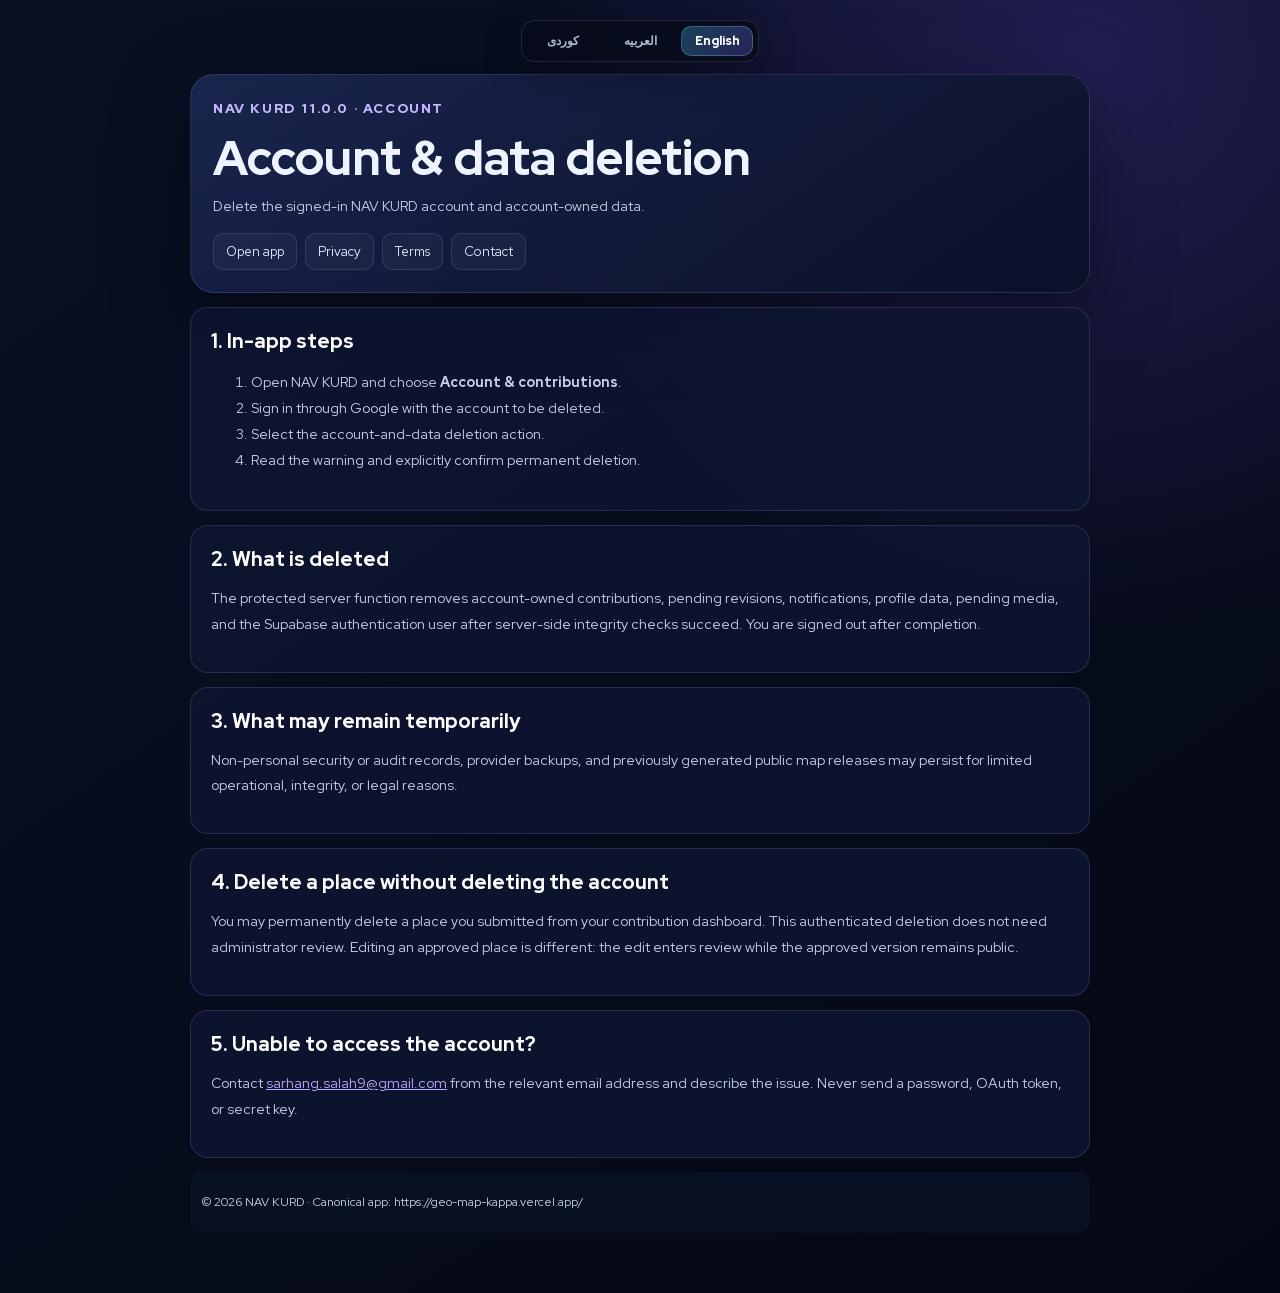
<file: assets/r16/legal/account-deletion.html>
<!doctype html>
<html lang="ckb" dir="rtl">
<head>
  <meta charset="utf-8">
  <meta name="viewport" content="width=device-width,initial-scale=1">
  <title>NAV KURD · Account Deletion</title>
  <meta name="description" content="How to delete a NAV KURD account and associated data">
  <link rel="stylesheet" href="legal.css">
  <link rel="icon" type="image/png" href="../icons/favicon-32x32.png">
  <script src="legal-i18n.js" defer></script>
</head>
<body><main>
  <nav class="language-switch" aria-label="Language">
    <button type="button" data-language="ku" aria-pressed="true">کوردی</button>
    <button type="button" data-language="ar" aria-pressed="false">العربیە</button>
    <button type="button" data-language="en" aria-pressed="false">English</button>
  </nav>

  <article data-legal-lang="ku">
    <header><small>NAV KURD 11.0.0 · هەژمار</small><h1>سڕینەوەی هەژمار و داتا</h1><p>هەژماری NAV KURD و هەموو داتای پەیوەست بە هەژمارەکەت بسڕەوە.</p><div class="nav"><a href="../">کردنەوەی ئەپڵیکەیشن</a><a href="privacy.html">تایبەتمەندی</a><a href="terms.html">مەرجەکان</a><a href="mailto:sarhang.salah9@gmail.com">پەیوەندی</a></div></header>
    <section><h2>١. هەنگاوەکانی ناو ئەپڵیکەیشن</h2><ol><li>NAV KURD بکەرەوە و «هەژمار و بەشداری» هەڵبژێرە.</li><li>بە هەمان هەژماری Googleەوە بچۆ ژوورەوە کە دەتەوێت بیسڕیتەوە.</li><li>«سڕینەوەی هەژمار و داتا» هەڵبژێرە.</li><li>ئاگادارکردنەوەکە بخوێنەرەوە و سڕینەوەی هەمیشەیی پشتڕاست بکەرەوە.</li></ol></section>
    <section><h2>٢. چی دەسڕێتەوە</h2><p>فەنکشنی سێرڤەری پارێزراو بەشداری، وەشانە چاوەڕوانەکان، ئاگادارکردنەوە، پڕۆفایل، میدیای چاوەڕوان و هەژماری ناساندنی Supabase ـی تۆ دەسڕێتەوە. دوای تەواوبوون بە شێوەی ئۆتۆماتیکی دەچیتە دەرەوە.</p></section>
    <section><h2>٣. چی دەتوانێت بۆ ماوەیەک بمێنێت</h2><p>تۆماری ناپەیوەست بە کەس بۆ ئاسایش و پشکنین، backup ـی دابینکەر یان وەشانی گشتیی پێشتر دروستکراوی نەخشە دەتوانێت بۆ ماوەیەکی سنووردار بە هۆی کارکردن، پاراستنی یەکپارچەیی یان یاسا بمێنێت.</p></section>
    <section><h2>٤. سڕینەوەی شوێن بەبێ سڕینەوەی هەژمار</h2><p>لە داشبۆردی بەشداری دەتوانیت شوێنێک کە خۆت زیادت کردووە بە هەمیشەیی بسڕیتەوە. ئەم کارە پێویستی بە پشکنینی بەڕێوەبەر نییە. دەستکاریی شوێنی پەسەندکراو جیاوازە و دەچێتە پشکنین.</p></section>
    <section><h2>٥. ناتوانیت بچیتە ناو هەژمارەکەت؟</h2><p>لە هەمان ئیمەیڵی پەیوەستەوە نامە بنێرە بۆ <a href="mailto:sarhang.salah9@gmail.com">sarhang.salah9@gmail.com</a> و کێشەکە ڕوون بکەرەوە. هەرگیز تێپەڕوشە، OAuth token یان کلیلی نهێنی مەبنێرە.</p></section>
    <footer>© ٢٠٢٦ NAV KURD · ئەپی ڕەسمی: https://geo-map-kappa.vercel.app/</footer>
  </article>

  <article data-legal-lang="ar" hidden>
    <header><small>NAV KURD 11.0.0 · الحساب</small><h1>حذف الحساب والبيانات</h1><p>احذف حساب NAV KURD المسجل والبيانات المرتبطة به.</p><div class="nav"><a href="../">فتح التطبيق</a><a href="privacy.html">الخصوصية</a><a href="terms.html">الشروط</a><a href="mailto:sarhang.salah9@gmail.com">تواصل معنا</a></div></header>
    <section><h2>1. الخطوات داخل التطبيق</h2><ol><li>افتح NAV KURD واختر «الحساب والمساهمات».</li><li>سجّل الدخول عبر Google بالحساب الذي تريد حذفه.</li><li>اختر إجراء حذف الحساب والبيانات.</li><li>اقرأ التحذير وأكد الحذف الدائم بوضوح.</li></ol></section>
    <section><h2>2. ما الذي يُحذف</h2><p>تزيل دالة الخادم المحمية المساهمات والنسخ المعلقة والإشعارات والملف الشخصي والوسائط المعلقة ومستخدم المصادقة في Supabase، بعد نجاح فحوص سلامة الخادم. يُسجّل خروجك بعد اكتمال العملية.</p></section>
    <section><h2>3. ما قد يبقى مؤقتاً</h2><p>قد تبقى سجلات أمان أو تدقيق غير شخصية ونسخ المزود الاحتياطية وإصدارات الخريطة العامة المنشأة سابقاً مدة محدودة لأسباب تشغيلية أو لحماية السلامة أو للالتزام القانوني.</p></section>
    <section><h2>4. حذف مكان دون حذف الحساب</h2><p>يمكنك حذف مكان أضفته نهائياً من لوحة المساهمات. لا يحتاج هذا الحذف الموثق إلى مراجعة المشرف. أما تعديل مكان معتمد فيدخل المراجعة مع بقاء النسخة المعتمدة الحالية عامة.</p></section>
    <section><h2>5. لا تستطيع الوصول إلى الحساب؟</h2><p>راسل <a href="mailto:sarhang.salah9@gmail.com">sarhang.salah9@gmail.com</a> من البريد المرتبط بالحساب واشرح المشكلة. لا ترسل كلمة مرور أو OAuth token أو مفتاحاً سرياً.</p></section>
    <footer>© 2026 NAV KURD · التطبيق الرسمي: https://geo-map-kappa.vercel.app/</footer>
  </article>

  <article data-legal-lang="en" hidden>
    <header><small>NAV KURD 11.0.0 · ACCOUNT</small><h1>Account &amp; data deletion</h1><p>Delete the signed-in NAV KURD account and account-owned data.</p><div class="nav"><a href="../">Open app</a><a href="privacy.html">Privacy</a><a href="terms.html">Terms</a><a href="mailto:sarhang.salah9@gmail.com">Contact</a></div></header>
    <section><h2>1. In-app steps</h2><ol><li>Open NAV KURD and choose <strong>Account &amp; contributions</strong>.</li><li>Sign in through Google with the account to be deleted.</li><li>Select the account-and-data deletion action.</li><li>Read the warning and explicitly confirm permanent deletion.</li></ol></section>
    <section><h2>2. What is deleted</h2><p>The protected server function removes account-owned contributions, pending revisions, notifications, profile data, pending media, and the Supabase authentication user after server-side integrity checks succeed. You are signed out after completion.</p></section>
    <section><h2>3. What may remain temporarily</h2><p>Non-personal security or audit records, provider backups, and previously generated public map releases may persist for limited operational, integrity, or legal reasons.</p></section>
    <section><h2>4. Delete a place without deleting the account</h2><p>You may permanently delete a place you submitted from your contribution dashboard. This authenticated deletion does not need administrator review. Editing an approved place is different: the edit enters review while the approved version remains public.</p></section>
    <section><h2>5. Unable to access the account?</h2><p>Contact <a href="mailto:sarhang.salah9@gmail.com">sarhang.salah9@gmail.com</a> from the relevant email address and describe the issue. Never send a password, OAuth token, or secret key.</p></section>
    <footer>© 2026 NAV KURD · Canonical app: https://geo-map-kappa.vercel.app/</footer>
  </article>
</main></body></html>
</file>
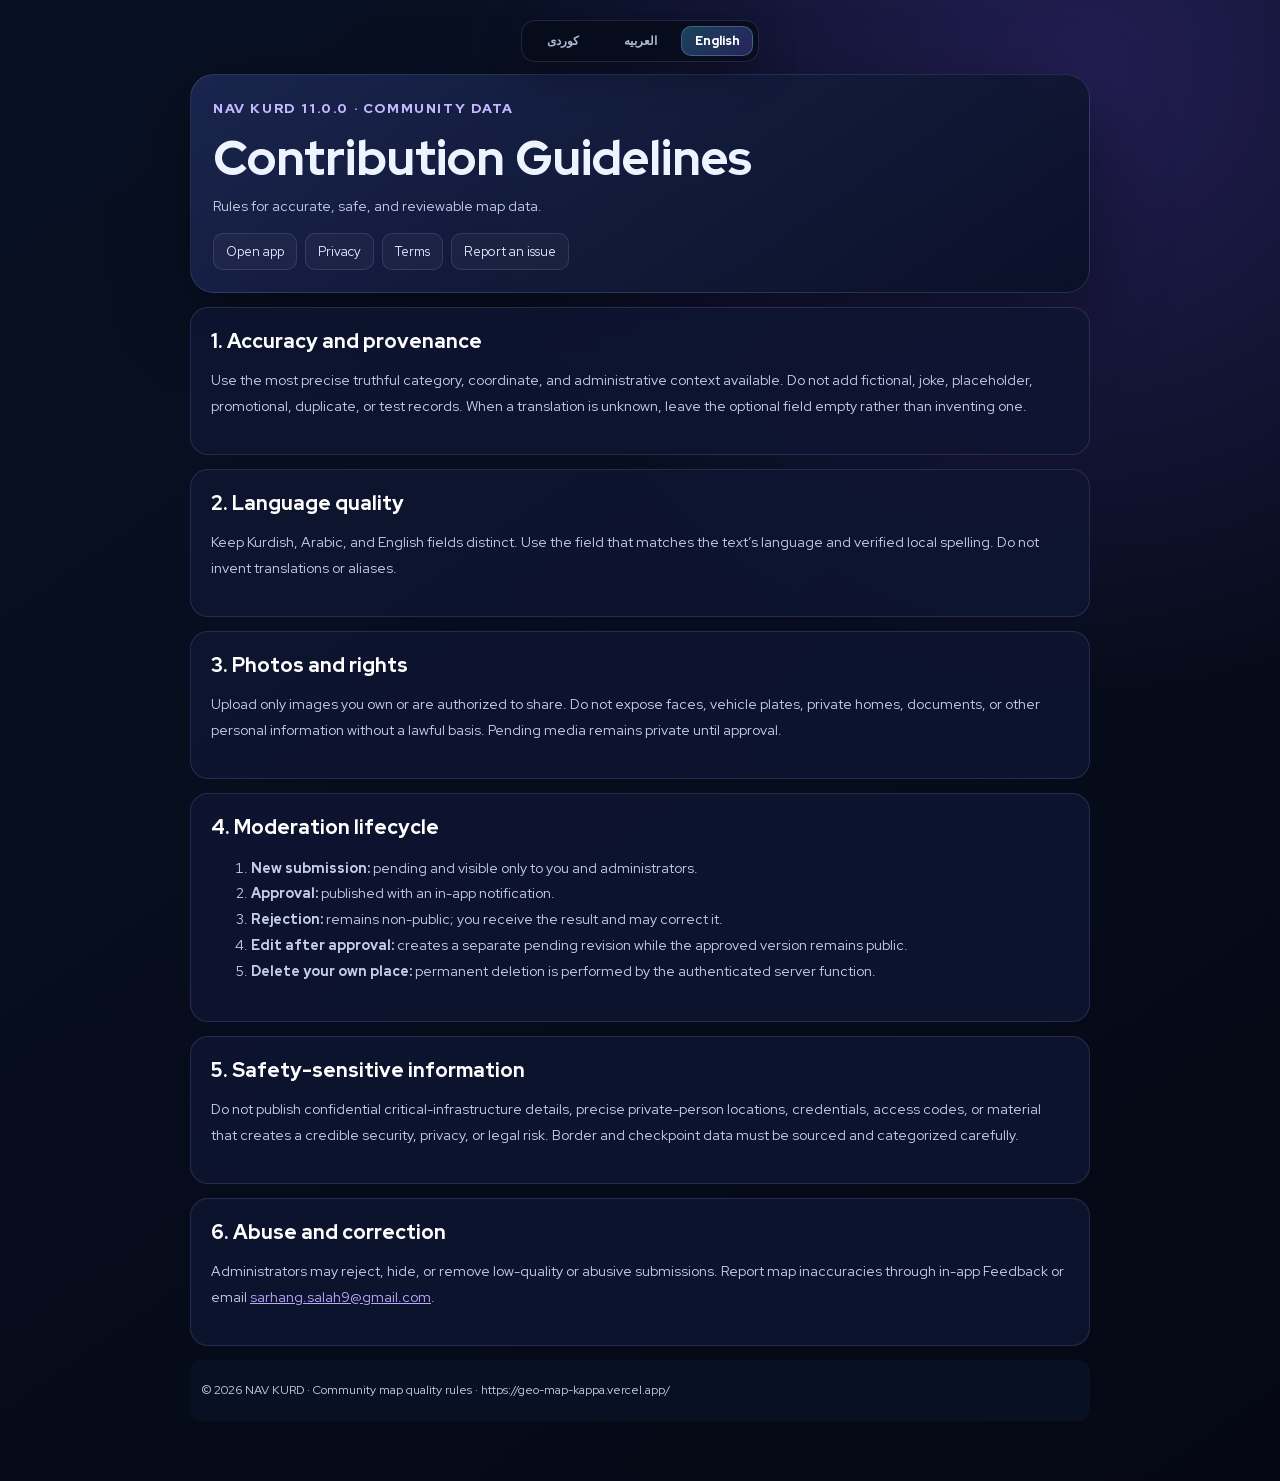
<file: assets/r16/legal/contribution-guidelines.html>
<!doctype html>
<html lang="ckb" dir="rtl">
<head>
  <meta charset="utf-8">
  <meta name="viewport" content="width=device-width,initial-scale=1">
  <title>NAV KURD · Contribution Guidelines</title>
  <meta name="description" content="Contribution Guidelines for NAV KURD">
  <link rel="stylesheet" href="legal.css">
  <link rel="icon" type="image/png" href="../icons/favicon-32x32.png">
  <script src="legal-i18n.js" defer></script>
</head>
<body><main>
  <nav class="language-switch" aria-label="Language">
    <button type="button" data-language="ku" aria-pressed="true">کوردی</button>
    <button type="button" data-language="ar" aria-pressed="false">العربیە</button>
    <button type="button" data-language="en" aria-pressed="false">English</button>
  </nav>

  <article data-legal-lang="ku">
    <header><small>NAV KURD 11.0.0 · داتای کۆمەڵگا</small><h1>یاساکانی بەشداری</h1><p>ڕێساکانی داتای خەریتەی ورد، پارێزراو و پشکنین‌پذیر.</p><div class="nav"><a href="../">کردنەوەی ئەپڵیکەیشن</a><a href="privacy.html">تایبەتمەندی</a><a href="terms.html">مەرجەکان</a><a href="mailto:sarhang.salah9@gmail.com">ڕاپۆرتکردنی کێشە</a></div></header>
    <section><h2>١. وردی و سەرچاوە</h2><p>وردترین جۆر، کۆئۆردینات و ناونیشانی پشتڕاستکراو بەکاربهێنە. شوێنی ساختە، گاڵتە، تاقیکردنەوە، دوبارە یان ڕیکلامی سپام زیاد مەکە. ئەگەر وەرگێڕانێکت نازانی، خانەکە بەتاڵ بهێڵە؛ ئارەزوومەندانەیە.</p></section>
    <section><h2>٢. کوالێتیی زمان</h2><p>خانەکانی کوردی، عەرەبی و ئینگلیزی جیاوازن. هەر ناو و وەسفێک تەنها لە خانەی زمانی خۆی بنووسە و ناوی ساختە یان وەرگێڕانی دڵخواز دروست مەکە.</p></section>
    <section><h2>٣. وێنە و ماف</h2><p>تەنها وێنەی خۆت یان وێنەی مۆڵەتپێدراو بار بکە. بەبێ بنەمای یاسایی ڕووخسار، پلاکی ئۆتۆمبێل، ماڵی تایبەت، بەڵگەنامە یان زانیاریی کەسی ئاشکرا مەکە. میدیای چاوەڕوان تا پەسەندکردن تایبەت دەمێنێت.</p></section>
    <section><h2>٤. پڕۆسەی پشکنین</h2><ol><li><strong>شوێنی نوێ:</strong> چاوەڕوانە و تەنها بۆ خۆت و بەڕێوەبەر دیارە.</li><li><strong>پەسەندکردن:</strong> بڵاودەکرێتەوە و ئاگادارکردنەوە وەردەگریت.</li><li><strong>ڕەتکردنەوە:</strong> گشتی نابێت؛ هۆکارەکە وەردەگریت و دەتوانیت چاکی بکەیت.</li><li><strong>دەستکاریی شوێنی پەسەندکراو:</strong> وەشانێکی چاوەڕوان دروست دەبێت و وەشانی گشتیی ئێستا دەمێنێت.</li><li><strong>سڕینەوەی شوێنی خۆت:</strong> بە فەنکشنی سێرڤەری ناسراو بە هەمیشەیی دەسڕێتەوە.</li></ol></section>
    <section><h2>٥. زانیاریی هەستیار</h2><p>وردەکاریی ژێرخانی گرنگی نهێنی، شوێنی وردی کەسی تایبەت، تێپەڕوشە، کلیلی دەستگەیشتن یان ناوەڕۆکی مەترسیدار بڵاومەکەرەوە. داتای سنوور و خاڵی پشکنین دەبێت سەرچاوە و پۆلێنی وردی هەبێت.</p></section>
    <section><h2>٦. خراپ‌بەکارهێنان و چاککردنەوە</h2><p>بەڕێوەبەران دەتوانن بەشداریی نادروست یان خراپ ڕەت بکەنەوە، بشارنەوە یان بسڕنەوە. هەڵەی نەخشە لە بەشی فیدباک یان بە ئیمەیڵی <a href="mailto:sarhang.salah9@gmail.com">sarhang.salah9@gmail.com</a> ڕاپۆرت بکە.</p></section>
    <footer>© ٢٠٢٦ NAV KURD · یاساکانی کوالێتیی نەخشە · https://geo-map-kappa.vercel.app/</footer>
  </article>

  <article data-legal-lang="ar" hidden>
    <header><small>NAV KURD 11.0.0 · بيانات المجتمع</small><h1>إرشادات المساهمة</h1><p>قواعد بيانات خريطة دقيقة وآمنة وقابلة للمراجعة.</p><div class="nav"><a href="../">فتح التطبيق</a><a href="privacy.html">الخصوصية</a><a href="terms.html">الشروط</a><a href="mailto:sarhang.salah9@gmail.com">الإبلاغ عن مشكلة</a></div></header>
    <section><h2>1. الدقة والمصدر</h2><p>استخدم أدق فئة وإحداثيات وسياق إداري موثوق. لا تضف سجلات خيالية أو تجريبية أو مكررة أو دعائية. عندما لا تعرف الترجمة اترك الحقل الاختياري فارغاً بدلاً من اختراعها.</p></section>
    <section><h2>2. جودة اللغة</h2><p>حافظ على فصل حقول الكردية والعربية والإنجليزية. اكتب الاسم والوصف في حقل لغتهما الصحيح، ولا تضف ترجمة أو اسماً غير موثوق.</p></section>
    <section><h2>3. الصور والحقوق</h2><p>ارفع صوراً تملكها أو تملك إذناً بمشاركتها فقط. لا تكشف الوجوه أو لوحات المركبات أو المنازل الخاصة أو الوثائق أو البيانات الشخصية دون أساس قانوني. تبقى الوسائط المعلقة خاصة حتى الموافقة.</p></section>
    <section><h2>4. دورة المراجعة</h2><ol><li><strong>الإرسال الجديد:</strong> معلق ولا يظهر إلا لك وللإدارة.</li><li><strong>الموافقة:</strong> يُنشر المكان ويصلك إشعار.</li><li><strong>الرفض:</strong> يبقى غير عام، ويصلك السبب ويمكنك تصحيحه.</li><li><strong>تعديل مكان معتمد:</strong> تُنشأ نسخة معلقة منفصلة وتبقى النسخة الحالية عامة.</li><li><strong>حذف مكانك:</strong> تنفذه دالة الخادم الموثقة نهائياً.</li></ol></section>
    <section><h2>5. المعلومات الحساسة</h2><p>لا تنشر تفاصيل بنية تحتية سرية أو موقع شخص خاص بدقة أو بيانات دخول أو رموز وصول أو مادة تسبب خطراً أمنياً أو قانونياً. يجب توثيق بيانات الحدود ونقاط التفتيش وتصنيفها بعناية.</p></section>
    <section><h2>6. الإساءة والتصحيح</h2><p>قد ترفض الإدارة المساهمات الرديئة أو المسيئة أو تخفيها أو تحذفها. أبلغ عن أخطاء الخريطة من قسم الملاحظات أو عبر <a href="mailto:sarhang.salah9@gmail.com">sarhang.salah9@gmail.com</a>.</p></section>
    <footer>© 2026 NAV KURD · قواعد جودة الخريطة · https://geo-map-kappa.vercel.app/</footer>
  </article>

  <article data-legal-lang="en" hidden>
    <header><small>NAV KURD 11.0.0 · COMMUNITY DATA</small><h1>Contribution Guidelines</h1><p>Rules for accurate, safe, and reviewable map data.</p><div class="nav"><a href="../">Open app</a><a href="privacy.html">Privacy</a><a href="terms.html">Terms</a><a href="mailto:sarhang.salah9@gmail.com">Report an issue</a></div></header>
    <section><h2>1. Accuracy and provenance</h2><p>Use the most precise truthful category, coordinate, and administrative context available. Do not add fictional, joke, placeholder, promotional, duplicate, or test records. When a translation is unknown, leave the optional field empty rather than inventing one.</p></section>
    <section><h2>2. Language quality</h2><p>Keep Kurdish, Arabic, and English fields distinct. Use the field that matches the text’s language and verified local spelling. Do not invent translations or aliases.</p></section>
    <section><h2>3. Photos and rights</h2><p>Upload only images you own or are authorized to share. Do not expose faces, vehicle plates, private homes, documents, or other personal information without a lawful basis. Pending media remains private until approval.</p></section>
    <section><h2>4. Moderation lifecycle</h2><ol><li><strong>New submission:</strong> pending and visible only to you and administrators.</li><li><strong>Approval:</strong> published with an in-app notification.</li><li><strong>Rejection:</strong> remains non-public; you receive the result and may correct it.</li><li><strong>Edit after approval:</strong> creates a separate pending revision while the approved version remains public.</li><li><strong>Delete your own place:</strong> permanent deletion is performed by the authenticated server function.</li></ol></section>
    <section><h2>5. Safety-sensitive information</h2><p>Do not publish confidential critical-infrastructure details, precise private-person locations, credentials, access codes, or material that creates a credible security, privacy, or legal risk. Border and checkpoint data must be sourced and categorized carefully.</p></section>
    <section><h2>6. Abuse and correction</h2><p>Administrators may reject, hide, or remove low-quality or abusive submissions. Report map inaccuracies through in-app Feedback or email <a href="mailto:sarhang.salah9@gmail.com">sarhang.salah9@gmail.com</a>.</p></section>
    <footer>© 2026 NAV KURD · Community map quality rules · https://geo-map-kappa.vercel.app/</footer>
  </article>
</main></body></html>
</file>
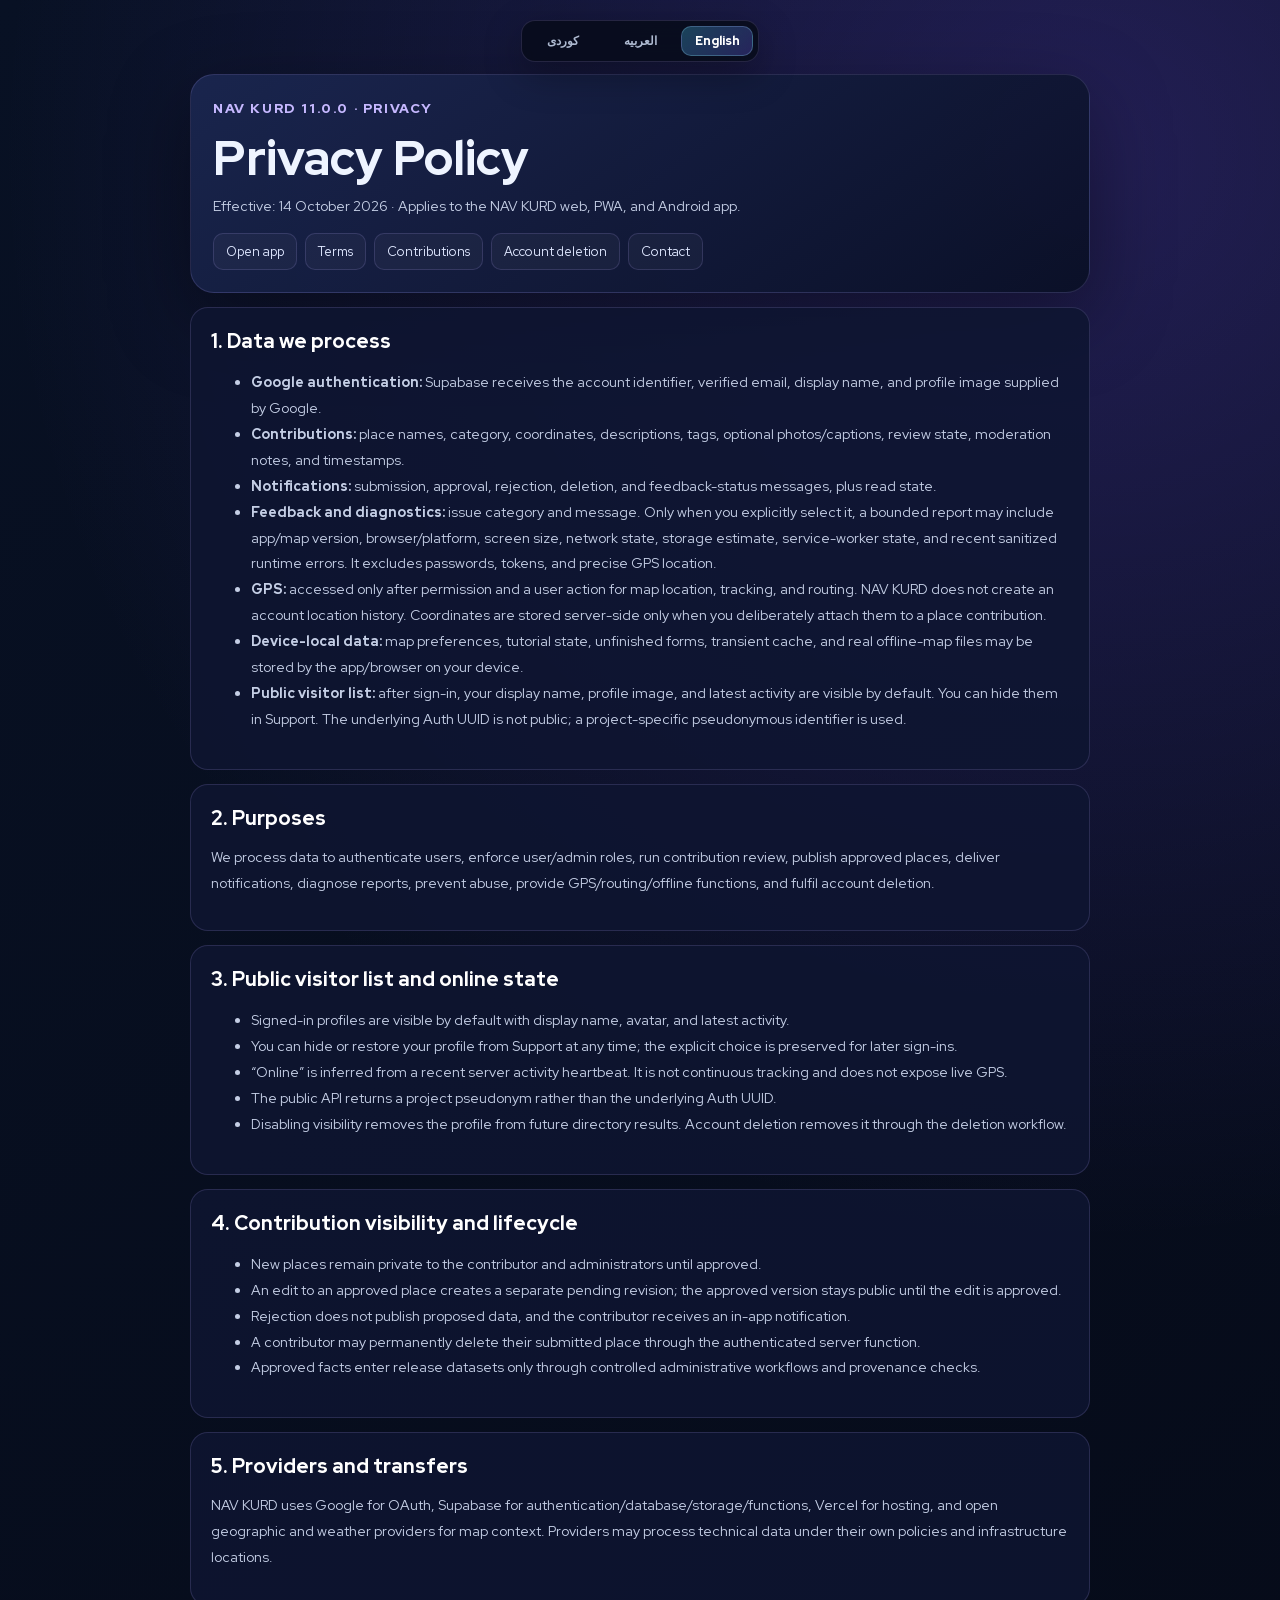
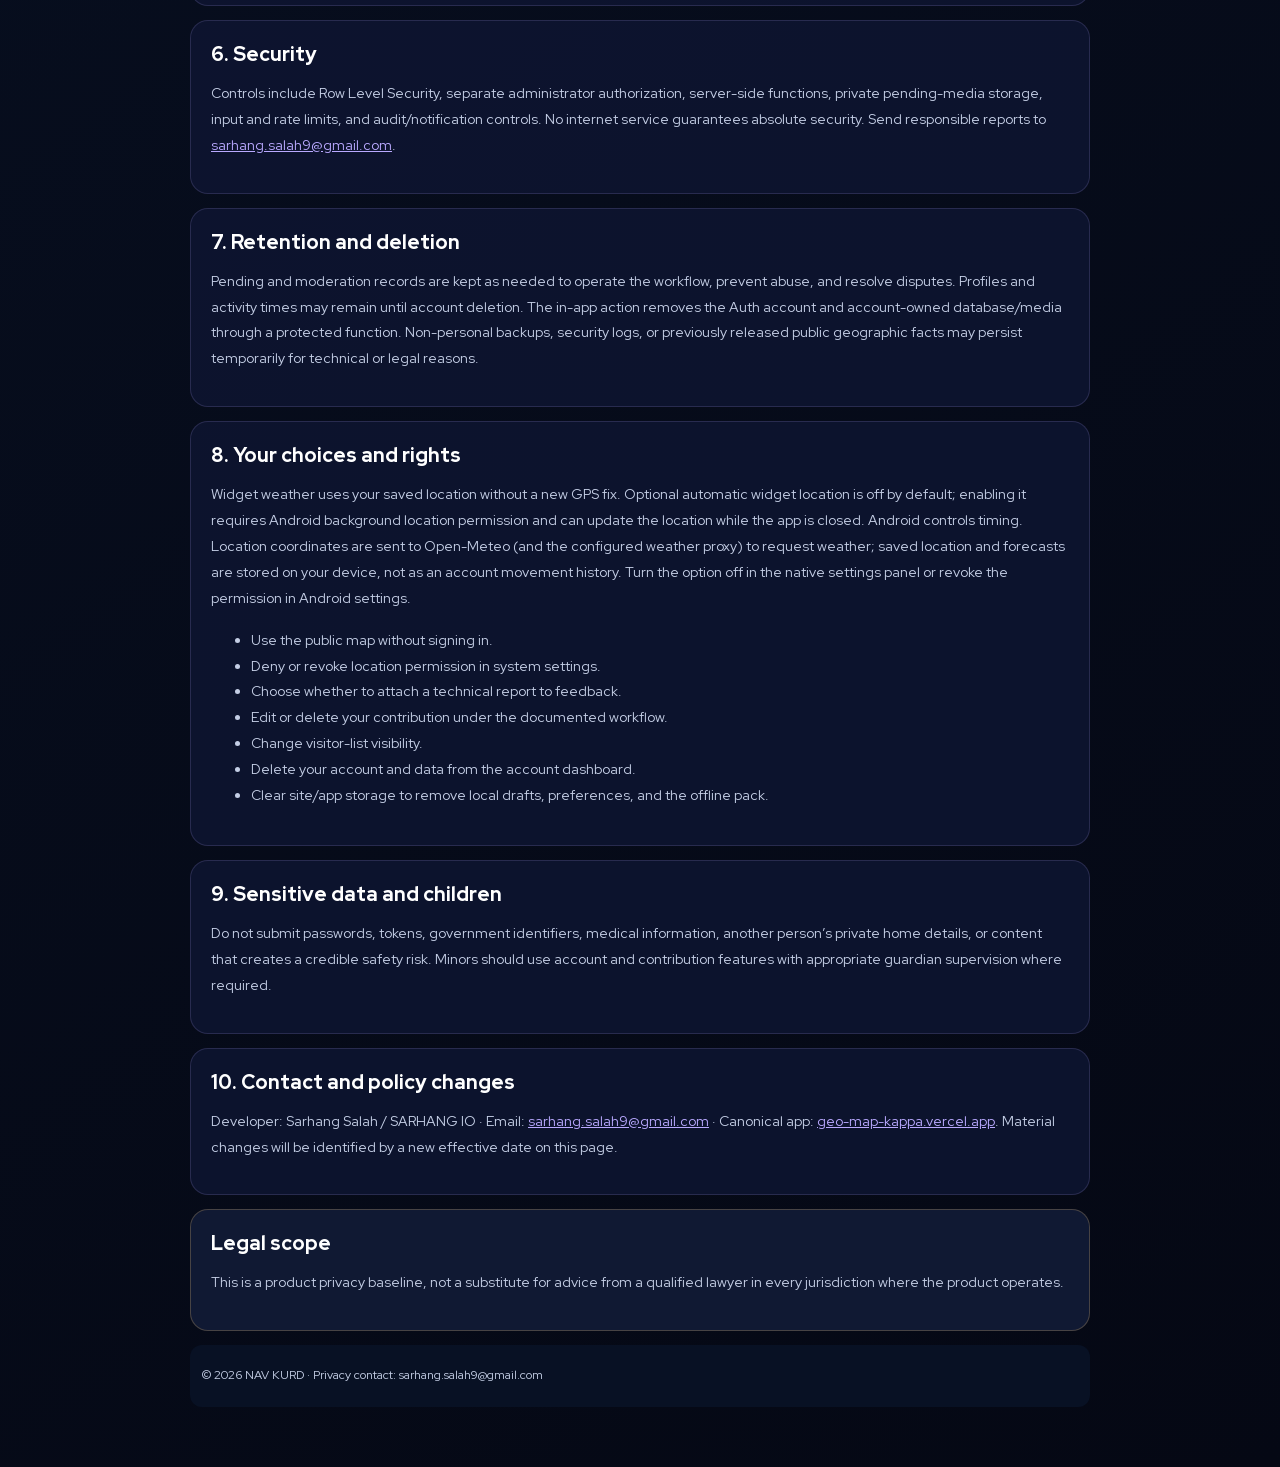
<file: assets/r16/legal/privacy.html>
<!doctype html>
<html lang="ckb" dir="rtl">
<head>
  <meta charset="utf-8">
  <meta name="viewport" content="width=device-width,initial-scale=1">
  <title>NAV KURD · Privacy Policy</title>
  <meta name="description" content="Privacy Policy for the NAV KURD web and Android map app">
  <link rel="stylesheet" href="legal.css">
  <link rel="icon" type="image/png" href="../icons/favicon-32x32.png">
  <script src="legal-i18n.js" defer></script>
</head>
<body><main>
  <nav class="language-switch" aria-label="Language">
    <button type="button" data-language="ku" aria-pressed="true">کوردی</button>
    <button type="button" data-language="ar" aria-pressed="false">العربیە</button>
    <button type="button" data-language="en" aria-pressed="false">English</button>
  </nav>

  <article data-legal-lang="ku">
    <header><small>NAV KURD 11.0.0 · تایبەتمەندی</small><h1>سیاسەتی تایبەتمەندی</h1><p>بەرواری جێبەجێبوون: ١٤ی تشرینی یەکەمی ٢٠٢٦ · بۆ وێب ئەپڵیکەیشن، PWA و ئەپی Android ـی NAV KURD جێبەجێ دەبێت.</p><div class="nav"><a href="../">کردنەوەی ئەپڵیکەیشن</a><a href="terms.html?lang=ku">مەرجەکان</a><a href="contribution-guidelines.html">یاسای بەشداری</a><a href="account-deletion.html">سڕینەوەی هەژمار</a><a href="mailto:sarhang.salah9@gmail.com">پەیوەندی</a></div></header>
    <section><h2>١. چ داتایەک بەکاردەهێنین</h2><ul><li><strong>چوونەژوورەوە بە Google:</strong> Supabase ناسنامەی هەژمار، ئیمەیڵی پشتڕاستکراو، ناوی پیشاندان و وێنەی پڕۆفایل کە Google دایدەبینێت وەردەگرێت.</li><li><strong>بەشداریی نەخشە:</strong> ناوی شوێن، جۆر، کۆئۆردینات، وەسف، تاگ، وێنە/کەپشنی ئارەزوومەندانە، دۆخی پشکنین، تێبینیی بەڕێوەبەر و کاتی گۆڕانکاری.</li><li><strong>ئاگادارکردنەوە:</strong> پەیامی ناردن، پەسەندکردن، ڕەتکردنەوە، سڕینەوە و فیدباک، لەگەڵ دۆخی خوێندنەوە.</li><li><strong>فیدباک و دایەگنۆستیک:</strong> جۆری کێشە و پەیام. تەنها ئەگەر خۆت هەڵیبژێریت، ڕاپۆرتێکی سنووردار دەتوانێت وەشانی ئەپڵیکەیشن/نەخشە، وێبگەڕ و پلاتفۆرم، قەبارەی شاشە، دۆخی تۆڕ، خەمڵاندنی خەزن، service worker و هەڵە پاککراوەکانی کاتی کارکردن بگرێتەوە؛ تێپەڕوشە، token و GPS ـی ورد تێدا نییە.</li><li><strong>GPS:</strong> تەنها دوای مۆڵەت و داواکاریی بەکارهێنەر بۆ دۆزینەوە، شوێنکەوتن و ڕێنیشاندان بەکاردێت. NAV KURD مێژووی شوێنی هەژمار دروست ناکات. کۆئۆردینات تەنها کاتێک لە سێرڤەر خەزن دەکرێت کە بە ئەنقەست بە شوێنێکی بەشداری پەیوەستی بکەیت.</li><li><strong>داتای ناو ئامێر:</strong> هەڵبژاردەکانی نەخشە، دۆخی فێرکاری، فۆڕمی تەواونەکراو، کاش (Cache) و فایلە ڕاستەقینەکانی خەریتەی دەرھێڵ دەتوانن لە خەزنی ئەپڵیکەیشن/وێبگەڕ بمێنن.</li><li><strong>لیستی سەردانکەران:</strong> دوای چوونەژوورەوە، ناو، وێنە و کاتی کۆتا چالاکی بە بنەڕەت پیشان دەدرێت. دەتوانیت لە بەشی پشتگیری بیشاریتەوە. UUID ـی Auth بڵاوناکرێتەوە و ناسێنەرێکی ناوخۆیی ساختەوە/پڕۆژەیی بەکاردێت.</li></ul></section>
    <section><h2>٢. بۆچی داتاکە بەکاردێت</h2><p>ویجێتی کەشوھەوا دەتوانێت شوێنی پاشەکەوتکراو بەکاربهێنێت. نوێکردنەوەی خۆکاری شوێنی ویجێت بە بنەڕەت کوژاوەیە؛ هەڵکردنی مۆڵەتی شوێن لە پاشبنەما دەوێت و دەتوانێت لە کاتی داخستنی ئەپیش کار بکات. Android کاتی نوێکردنەوە دیاری دەکات. کۆئۆردینات بۆ Open-Meteo و خزمەتگوزاریی کەشوھەوا دەنێردرێت؛ شوێن و پێشبینی لە ئامێرەکەت پاشەکەوت دەکرێن و مێژووی جووڵەی هەژمار دروست ناکرێت. لە ڕێکخستنە ناوخۆییەکان یان ڕێکخستنەکانی Android دەتوانیت بیوەستێنیت.</p><p>بۆ ناساندنی بەکارهێنەر، جیاکردنەوەی مافی بەکارهێنەر و بەڕێوەبەر، بەڕێوەبردنی پشکنینی بەشداری، بڵاوکردنەوەی شوێنی پەسەندکراو، ناردنی ئاگاداری، چارەسەری ڕاپۆرت، پاراستن لە خراپ‌بەکارهێنان، کارپێکردنی GPS/ڕێنیشاندان/دەرھێڵ و جێبەجێکردنی سڕینەوەی هەژمار بەکاردێت.</p></section>
    <section><h2>٣. لیستی گشتی و دۆخی سەرھێڵ</h2><ul><li>پڕۆفایلی کەسی چووەتەژوورەوە بە بنەڕەت بە ناو، وێنە و کۆتا چالاکی دیارە.</li><li>لە هەر کاتێکدا لە بەشی پشتگیری دەتوانیت بیشاریتەوە یان دیسان پیشانی بدەیت؛ هەڵبژاردەکەت بۆ چوونەژوورەوەکانی داهاتوو دەپارێزرێت.</li><li>«سەرھێڵ» لە چالاکیی نوێی سێرڤەر خەمڵێنراوە؛ شوێنکەوتنی بەردەوام یان بڵاوکردنەوەی GPS نییە.</li><li>APIی UUIDی</li><li>شاردنەوە، پڕۆفایل لە وەڵامەکانی لیستی داهاتوو لادەبات؛ سڕینەوەی هەژمار پڕۆفایل بە پڕۆسەی سڕینەوە لادەبات.</li></ul></section>
    <section><h2>٤. دیاربوون و ژیانی بەشداری</h2><ul><li>شوێنی نوێ تا پەسەندکردن تەنها بۆ خاوەنەکە و بەڕێوەبەر دیارە.</li><li>دەستکاریی شوێنی پەسەندکراو وەشانێکی چاوەڕوان دروست دەکات و وەشانی کۆن تا پەسەندکردنی نوێ گشتی دەمێنێت.</li><li>ڕەتکردنەوە، داتای پێشنیارکراو بڵاوناکاتەوە و خاوەنەکە ئاگادارکردنەوە وەردەگرێت.</li><li>خاوەنی بەشداری دەتوانێت شوێنی خۆی بە فەنکشنی سێرڤەری ناسراو بە هەمیشەیی بسڕێتەوە.</li><li>گواستنەوەی زانیاریی پەسەندکراو بۆ داتاسێتی وەشان تەنها بە کارڕەوتی کۆنترۆڵکراو و پشکنینی سەرچاوە دەکرێت.</li></ul></section>
    <section><h2>٥. دابینکەر و گواستنەوە</h2><p>NAV KURD لە Google بۆ OAuth، Supabase بۆ Auth/داتابەیس/Storage/Function، Vercel بۆ میوانداری و سەرچاوە کراوەکانی جوگرافیا و کەشوھەوا بۆ ناوەڕۆکی نەخشە بەکاردەهێنێت. ئەم دابینکەرانە لە ژێر سیاسەت و شوێنی ژێرخانی خۆیان زانیاریی تەکنیکی بەکاردەهێنن.</p></section>
    <section><h2>٦. ئاسایش</h2><p>Row Level Security، پشکنینی جیاوازی مافی بەڕێوەبەر، فەنکشنی سێرڤەر، خەزنی تایبەتی میدیای چاوەڕوان، سنووری input، rate limit و تۆماری پشکنین/ئاگاداری بەکاردێن. هیچ خزمەتگوزاریی ئینتەرنێتی دڵنیایی سەدا سەد نادات؛ کێشەی ئاسایش بنێرە بۆ <a href="mailto:sarhang.salah9@gmail.com">sarhang.salah9@gmail.com</a>.</p></section>
    <section><h2>٧. ماوەی پاراستن و سڕینەوە</h2><p>تۆماری چاوەڕوان و moderation تا کاتی پێویست بۆ کارڕەوت، بەرگری لە خراپ‌بەکارهێنان و چارەسەری ناکۆکی دەمێنێت. پڕۆفایل و کاتی چالاکی تا سڕینەوەی هەژمار دەمێنن. سڕینەوەی ناو ئەپڵیکەیشن هەژماری Auth و داتا/میدیای پەیوەست بە هەژمار بە فەنکشنی پارێزراو دەسڕێتەوە. backupی ناپەیوەست بە کەس، log ـی ئاسایش یان زانیاریی جوگرافیای گشتیی پێشتر بڵاوکراوە دەتوانێت بۆ ماوەیەکی سنووردار بە هۆی تەکنیکی یان یاسایی بمێنێت.</p></section>
    <section><h2>٨. هەڵبژاردە و مافەکانت</h2><ul><li>خەریتەی گشتی بەبێ هەژمار بەکاربهێنە.</li><li>مۆڵەتی شوێن ڕەت بکەرەوە یان لە Settings بیسڕەوە.</li><li>هەڵبژێرە ڕاپۆرتی تەکنیکی لەگەڵ فیدباک بنێردرێت یان نا.</li><li>بەشداریی خۆت دەستکاری یان بە یاساکانی کارڕەوت بیسڕەوە.</li><li>دیاربوونی پڕۆفایل لە لیستی سەردانکەران بگۆڕە.</li><li>هەژمار و داتاکانت لە داشبۆردی هەژمار بسڕەوە.</li><li>بە پاککردنەوەی site/app storage داتا ناوخۆییەکان، draft و پەکی دەرھێڵ بسڕەوە.</li></ul></section>
    <section><h2>٩. داتای هەستیار و منداڵان</h2><p>تێپەڕوشە، token، ناسنامەی حکومی، زانیاریی پزیشکی، وردەکاریی ماڵی تایبەتی کەسێکی تر یان ناوەڕۆکی مەترسیدار مەخەرە ناو بەشداری و فیدباک. منداڵان دەبێت لە شوێنی پێویست بە چاودێریی دایک‌وباوک/سەرپەرشت بەشی هەژمار و بەشداری بەکاربهێنن.</p></section>
    <section><h2>١٠. پەیوەندی و گۆڕینی سیاسەت</h2><p>گەشەپێدەر: Sarhang Salah / SARHANG IO · ئیمەیڵ: <a href="mailto:sarhang.salah9@gmail.com">sarhang.salah9@gmail.com</a> · ئەپی ڕەسمی: <a href="https://geo-map-kappa.vercel.app/">geo-map-kappa.vercel.app</a>. گۆڕینی گرنگی سیاسەت بە بەرواری جێبەجێبوونی نوێ لەم پەڕەیە دیاری دەکرێت.</p></section>
    <section class="notice"><h2>سنووری یاسایی</h2><p>ئەمە بنەمای سیاسەتی تایبەتمەندیی بەرهەمە و جێگای ڕاوێژی پارێزەرێکی شارەزا لە هەموو وڵاتێک ناگرێتەوە.</p></section>
    <footer>© ٢٠٢٦ NAV KURD · پەیوەندی تایبەتمەندی: sarhang.salah9@gmail.com</footer>
  </article>

  <article data-legal-lang="ar" hidden>
    <header><small>NAV KURD 11.0.0 · الخصوصية</small><h1>سياسة الخصوصية</h1><p>تاريخ السريان: 14 أكتوبر 2026 · تسري على تطبيق NAV KURD للويب وPWA وAndroid.</p><div class="nav"><a href="../">فتح التطبيق</a><a href="terms.html?lang=ar">الشروط</a><a href="contribution-guidelines.html">قواعد المساهمة</a><a href="account-deletion.html">حذف الحساب</a><a href="mailto:sarhang.salah9@gmail.com">تواصل معنا</a></div></header>
    <section><h2>1. البيانات التي نعالجها</h2><ul><li><strong>تسجيل الدخول عبر Google:</strong> يتلقى Supabase معرّف الحساب والبريد الإلكتروني الموثق واسم العرض وصورة الملف التي يوفرها Google.</li><li><strong>مساهمات الخريطة:</strong> أسماء الأماكن والفئة والإحداثيات والوصف والوسوم والصور/التعليقات الاختيارية وحالة المراجعة وملاحظات الإدارة والتوقيتات.</li><li><strong>الإشعارات:</strong> رسائل الإرسال والموافقة والرفض والحذف وحالة الملاحظات، إضافة إلى حالة القراءة.</li><li><strong>الملاحظات والتشخيص:</strong> نوع المشكلة والرسالة. لا يُرفق تقرير تقني محدود إلا إذا اخترت ذلك صراحة؛ وقد يشمل إصدار التطبيق والخريطة والمنصة وحجم الشاشة وحالة الشبكة وتقدير التخزين وservice worker وأخطاء تشغيل منقحة. لا يجمع كلمة المرور أو token أو موقع GPS الدقيق.</li><li><strong>GPS:</strong> لا يُستخدم إلا بعد إذنك وإجراء منك للتحديد والتتبع والملاحة. لا ينشئ NAV KURD سجل مواقع للحساب. لا تُخزن الإحداثيات على الخادم إلا عندما تربطها عمداً بمساهمة مكان.</li><li><strong>بيانات الجهاز المحلية:</strong> إعدادات الخريطة وحالة الدليل والنماذج غير المكتملة وذاكرة التخزين المؤقت وملفات الخريطة الحقيقية دون اتصال قد تبقى في تخزين التطبيق/المتصفح.</li><li><strong>قائمة الزوار العامة:</strong> بعد تسجيل الدخول يظهر اسمك وصورتك ووقت آخر نشاط افتراضياً، ويمكن إخفاؤها من قسم الدعم. لا يظهر Auth UUID الحقيقي؛ ويستخدم معرّف خاص بالمشروع.</li></ul></section>
    <section><h2>2. أغراض المعالجة</h2><p>تستخدم أداة الطقس الموقع المحفوظ دون قراءة GPS جديدة. تحديث موقع الأداة تلقائياً اختياري ومعطل افتراضياً، ويتطلب إذن الموقع في الخلفية للعمل والتطبيق مغلق. يتحكم Android في التوقيت. تُرسل الإحداثيات إلى Open-Meteo وخدمة الطقس المحددة لجلب التوقعات، وتُحفظ محلياً دون إنشاء سجل حركة للحساب. يمكن تعطيله في إعدادات التطبيق الأصلية أو سحب الإذن في Android.</p><p>نستخدم البيانات للمصادقة، وفرض صلاحيات المستخدم والإدارة، وتشغيل مراجعة المساهمات، ونشر الأماكن المعتمدة، وإرسال الإشعارات، ومعالجة التقارير، ومنع الإساءة، وتقديم GPS والملاحة والعمل دون اتصال، وتنفيذ حذف الحساب.</p></section>
    <section><h2>3. قائمة الزوار والحالة المتصلة</h2><ul><li>يظهر ملف المستخدم المسجل افتراضياً بالاسم والصورة وآخر نشاط.</li><li>يمكنك إخفاء الملف أو إظهاره في أي وقت من قسم الدعم، ويُحفظ اختيارك لعمليات الدخول اللاحقة.</li><li>حالة «متصل» تقدير مبني على نشاط حديث مسجل في الخادم، وليست تتبعاً مستمراً أو مشاركة لموقع GPS.</li><li>لا تعيد الواجهة العامة Auth UUID؛ بل تستخدم معرّفاً خاصاً بالمشروع لدمج الإدخالات المتكررة.</li><li>إيقاف الظهور يزيل الملف من نتائج الدليل المستقبلية؛ وحذف الحساب يزيله ضمن مسار الحذف.</li></ul></section>
    <section><h2>4. ظهور المساهمات ودورة حياتها</h2><ul><li>يبقى المكان الجديد خاصاً بصاحبه والإدارة حتى الموافقة.</li><li>يُنشئ تعديل مكان معتمد نسخة معلقة منفصلة، وتبقى النسخة المعتمدة عامة حتى اعتماد التعديل.</li><li>لا ينشر الرفض البيانات المقترحة، ويتلقى المساهم إشعاراً داخل التطبيق.</li><li>يمكن للمساهم حذف مكانه نهائياً عبر دالة خادم موثقة.</li><li>لا تدخل الحقائق المعتمدة إلى بيانات الإصدار إلا عبر مسار إداري مضبوط والتحقق من المصدر.</li></ul></section>
    <section><h2>5. مقدمو الخدمات ونقل البيانات</h2><p>يستخدم NAV KURD Google لـ OAuth، وSupabase للمصادقة وقاعدة البيانات والتخزين والدوال، وVercel للاستضافة، ومصادر جغرافية وجوية مفتوحة لسياق الخريطة. قد يعالج هؤلاء المزودون بيانات تقنية وفق سياساتهم ومواقع بنيتهم التحتية.</p></section>
    <section><h2>6. الأمان</h2><p>نستخدم Row Level Security، والتحقق المنفصل من صلاحية الإدارة، ودوال الخادم، والتخزين الخاص للوسائط المعلقة، وحدود الإدخال والطلبات، وسجلات التدقيق والإشعارات. لا توجد خدمة إنترنت تضمن الأمان المطلق. أرسل البلاغ المسؤول إلى <a href="mailto:sarhang.salah9@gmail.com">sarhang.salah9@gmail.com</a>.</p></section>
    <section><h2>7. الاحتفاظ والحذف</h2><p>تُحفظ سجلات الانتظار والإدارة بقدر الحاجة لتشغيل المسار ومنع الإساءة وحل النزاعات. قد يبقى الملف وأوقات النشاط حتى حذف الحساب. تحذف أداة التطبيق حساب Auth والبيانات والوسائط التابعة عبر دالة محمية. قد تبقى نسخ احتياطية غير شخصية أو سجلات أمنية أو حقائق جغرافية عامة منشورة سابقاً مدة محدودة لضرورة تقنية أو قانونية.</p></section>
    <section><h2>8. خياراتك وحقوقك</h2><ul><li>استخدام الخريطة العامة دون تسجيل الدخول.</li><li>رفض إذن الموقع أو سحبه من إعدادات النظام.</li><li>اختيار إرفاق التقرير التقني بالملاحظات أو عدمه.</li><li>تعديل مساهمتك أو حذفها وفق مسار العمل.</li><li>تغيير ظهور ملفك في قائمة الزوار.</li><li>حذف الحساب وبياناته من لوحة الحساب.</li><li>مسح تخزين الموقع/التطبيق لإزالة المسودات والتفضيلات وحزمة الخريطة دون اتصال.</li></ul></section>
    <section><h2>9. البيانات الحساسة والأطفال</h2><p>لا ترسل كلمات المرور أو tokens أو الهويات الحكومية أو المعلومات الطبية أو تفاصيل منزل شخص آخر أو محتوى يسبب خطراً حقيقياً. ينبغي للقاصرين استخدام مزايا الحساب والمساهمة بإشراف ولي الأمر حيث يطلب القانون.</p></section>
    <section><h2>10. التواصل وتغيير السياسة</h2><p>المطور: Sarhang Salah / SARHANG IO · البريد: <a href="mailto:sarhang.salah9@gmail.com">sarhang.salah9@gmail.com</a> · التطبيق الرسمي: <a href="https://geo-map-kappa.vercel.app/">geo-map-kappa.vercel.app</a>. يظهر أي تغيير جوهري بتاريخ سريان جديد في هذه الصفحة.</p></section>
    <section class="notice"><h2>النطاق القانوني</h2><p>هذه سياسة أساسية للمنتج وليست بديلاً عن استشارة محام مؤهل في كل دولة يعمل فيها المنتج.</p></section>
    <footer>© 2026 NAV KURD · تواصل الخصوصية: sarhang.salah9@gmail.com</footer>
  </article>

  <article data-legal-lang="en" hidden>
    <header><small>NAV KURD 11.0.0 · PRIVACY</small><h1>Privacy Policy</h1><p>Effective: 14 October 2026 · Applies to the NAV KURD web, PWA, and Android app.</p><div class="nav"><a href="../">Open app</a><a href="terms.html?lang=en">Terms</a><a href="contribution-guidelines.html">Contributions</a><a href="account-deletion.html">Account deletion</a><a href="mailto:sarhang.salah9@gmail.com">Contact</a></div></header>
    <section><h2>1. Data we process</h2><ul><li><strong>Google authentication:</strong> Supabase receives the account identifier, verified email, display name, and profile image supplied by Google.</li><li><strong>Contributions:</strong> place names, category, coordinates, descriptions, tags, optional photos/captions, review state, moderation notes, and timestamps.</li><li><strong>Notifications:</strong> submission, approval, rejection, deletion, and feedback-status messages, plus read state.</li><li><strong>Feedback and diagnostics:</strong> issue category and message. Only when you explicitly select it, a bounded report may include app/map version, browser/platform, screen size, network state, storage estimate, service-worker state, and recent sanitized runtime errors. It excludes passwords, tokens, and precise GPS location.</li><li><strong>GPS:</strong> accessed only after permission and a user action for map location, tracking, and routing. NAV KURD does not create an account location history. Coordinates are stored server-side only when you deliberately attach them to a place contribution.</li><li><strong>Device-local data:</strong> map preferences, tutorial state, unfinished forms, transient cache, and real offline-map files may be stored by the app/browser on your device.</li><li><strong>Public visitor list:</strong> after sign-in, your display name, profile image, and latest activity are visible by default. You can hide them in Support. The underlying Auth UUID is not public; a project-specific pseudonymous identifier is used.</li></ul></section>
    <section><h2>2. Purposes</h2><p>We process data to authenticate users, enforce user/admin roles, run contribution review, publish approved places, deliver notifications, diagnose reports, prevent abuse, provide GPS/routing/offline functions, and fulfil account deletion.</p></section>
    <section><h2>3. Public visitor list and online state</h2><ul><li>Signed-in profiles are visible by default with display name, avatar, and latest activity.</li><li>You can hide or restore your profile from Support at any time; the explicit choice is preserved for later sign-ins.</li><li>“Online” is inferred from a recent server activity heartbeat. It is not continuous tracking and does not expose live GPS.</li><li>The public API returns a project pseudonym rather than the underlying Auth UUID.</li><li>Disabling visibility removes the profile from future directory results. Account deletion removes it through the deletion workflow.</li></ul></section>
    <section><h2>4. Contribution visibility and lifecycle</h2><ul><li>New places remain private to the contributor and administrators until approved.</li><li>An edit to an approved place creates a separate pending revision; the approved version stays public until the edit is approved.</li><li>Rejection does not publish proposed data, and the contributor receives an in-app notification.</li><li>A contributor may permanently delete their submitted place through the authenticated server function.</li><li>Approved facts enter release datasets only through controlled administrative workflows and provenance checks.</li></ul></section>
    <section><h2>5. Providers and transfers</h2><p>NAV KURD uses Google for OAuth, Supabase for authentication/database/storage/functions, Vercel for hosting, and open geographic and weather providers for map context. Providers may process technical data under their own policies and infrastructure locations.</p></section>
    <section><h2>6. Security</h2><p>Controls include Row Level Security, separate administrator authorization, server-side functions, private pending-media storage, input and rate limits, and audit/notification controls. No internet service guarantees absolute security. Send responsible reports to <a href="mailto:sarhang.salah9@gmail.com">sarhang.salah9@gmail.com</a>.</p></section>
    <section><h2>7. Retention and deletion</h2><p>Pending and moderation records are kept as needed to operate the workflow, prevent abuse, and resolve disputes. Profiles and activity times may remain until account deletion. The in-app action removes the Auth account and account-owned database/media through a protected function. Non-personal backups, security logs, or previously released public geographic facts may persist temporarily for technical or legal reasons.</p></section>
    <section><h2>8. Your choices and rights</h2><p>Widget weather uses your saved location without a new GPS fix. Optional automatic widget location is off by default; enabling it requires Android background location permission and can update the location while the app is closed. Android controls timing. Location coordinates are sent to Open-Meteo (and the configured weather proxy) to request weather; saved location and forecasts are stored on your device, not as an account movement history. Turn the option off in the native settings panel or revoke the permission in Android settings.</p><ul><li>Use the public map without signing in.</li><li>Deny or revoke location permission in system settings.</li><li>Choose whether to attach a technical report to feedback.</li><li>Edit or delete your contribution under the documented workflow.</li><li>Change visitor-list visibility.</li><li>Delete your account and data from the account dashboard.</li><li>Clear site/app storage to remove local drafts, preferences, and the offline pack.</li></ul></section>
    <section><h2>9. Sensitive data and children</h2><p>Do not submit passwords, tokens, government identifiers, medical information, another person’s private home details, or content that creates a credible safety risk. Minors should use account and contribution features with appropriate guardian supervision where required.</p></section>
    <section><h2>10. Contact and policy changes</h2><p>Developer: Sarhang Salah / SARHANG IO · Email: <a href="mailto:sarhang.salah9@gmail.com">sarhang.salah9@gmail.com</a> · Canonical app: <a href="https://geo-map-kappa.vercel.app/">geo-map-kappa.vercel.app</a>. Material changes will be identified by a new effective date on this page.</p></section>
    <section class="notice"><h2>Legal scope</h2><p>This is a product privacy baseline, not a substitute for advice from a qualified lawyer in every jurisdiction where the product operates.</p></section>
    <footer>© 2026 NAV KURD · Privacy contact: sarhang.salah9@gmail.com</footer>
  </article>
</main></body></html>
</file>
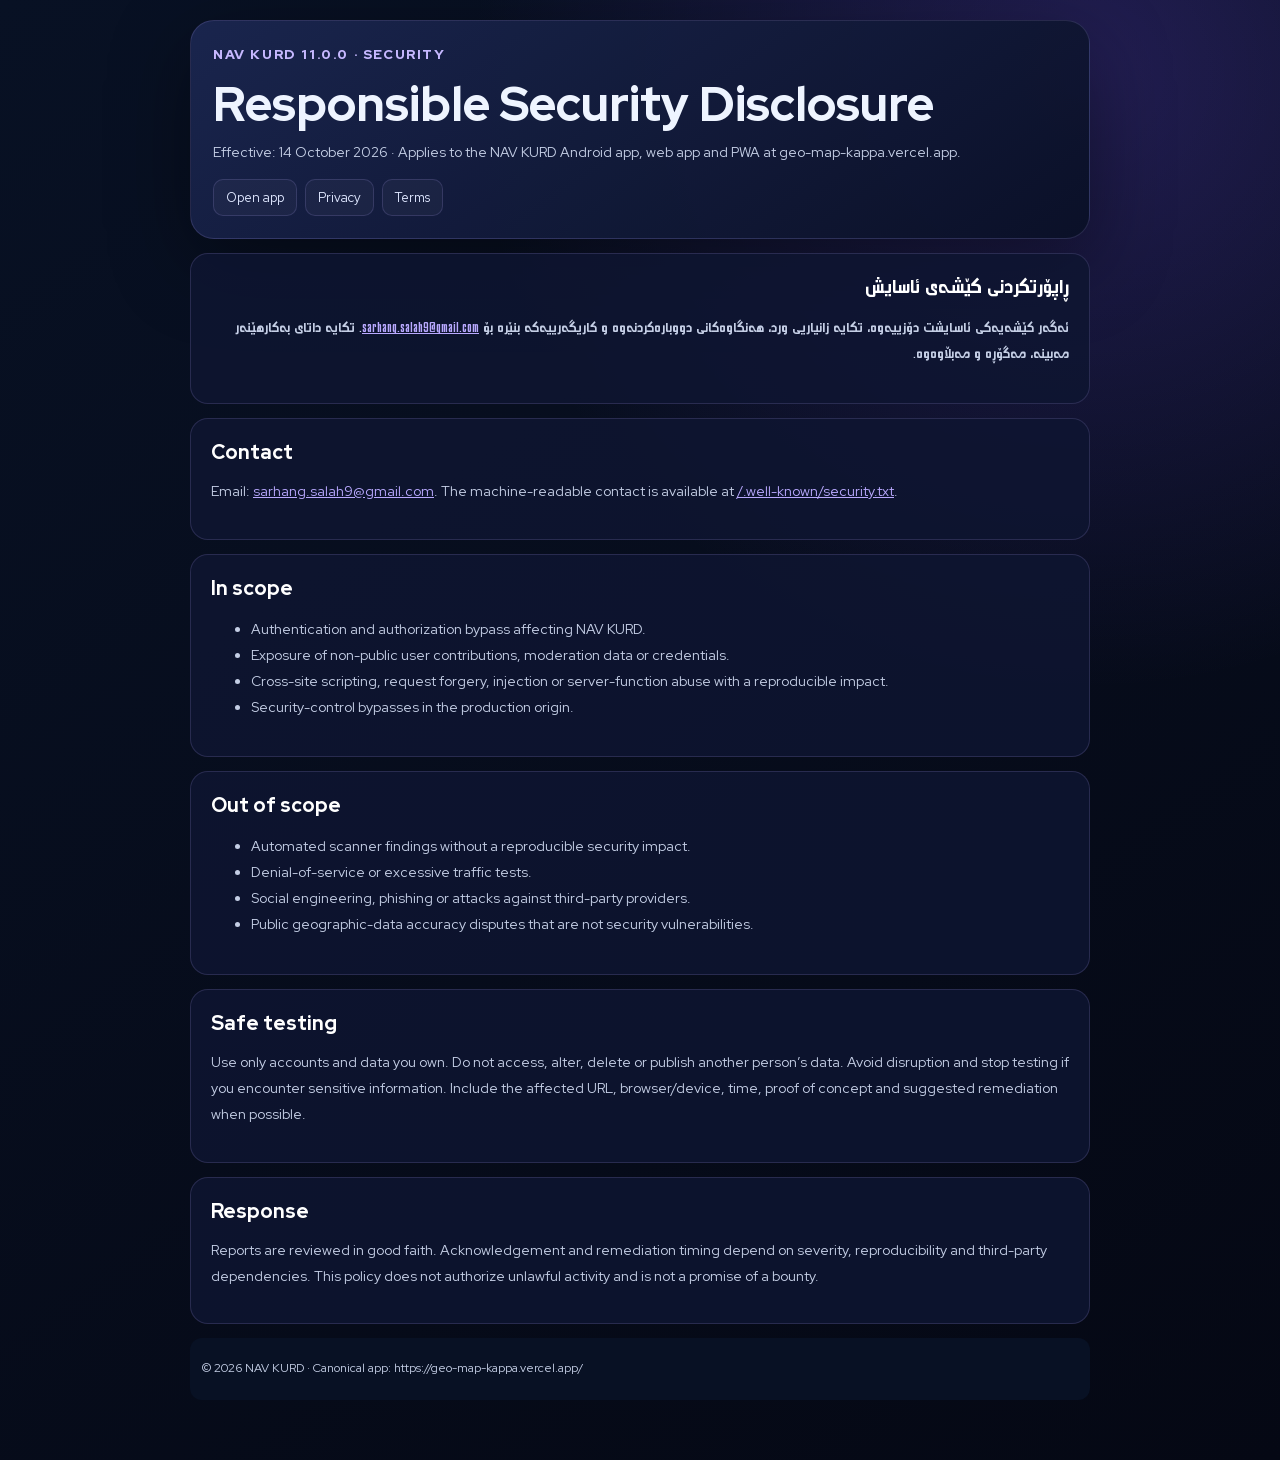
<file: assets/r16/legal/security.html>
<!doctype html><html lang="en"><head><meta charset="utf-8"><meta name="viewport" content="width=device-width,initial-scale=1"><title>NAV KURD Security Policy</title><meta name="description" content="Responsible vulnerability disclosure policy for NAV KURD"><link rel="stylesheet" href="legal.css"><link rel="icon" type="image/png" href="../icons/favicon-32x32.png"></head><body><main>
<header><small>NAV KURD 11.0.0 · SECURITY</small><h1>Responsible Security Disclosure</h1><p>Effective: 14 October 2026 · Applies to the NAV KURD Android app, web app and PWA at geo-map-kappa.vercel.app.</p><div class="nav"><a href="../">Open app</a><a href="privacy.html">Privacy</a><a href="terms.html">Terms</a></div></header>
<section class="rtl"><h2>ڕاپۆرتکردنی کێشەی ئاسایش</h2><p>ئەگەر کێشەیەکی ئاسایشت دۆزییەوە، تکایە زانیاریی ورد، هەنگاوەکانی دووبارەکردنەوە و کاریگەرییەکە بنێرە بۆ <a href="mailto:sarhang.salah9@gmail.com">sarhang.salah9@gmail.com</a>. تکایە داتای بەکارهێنەر مەبینە، مەگۆڕە و مەبڵاوەوە.</p></section>
<section><h2>Contact</h2><p>Email: <a href="mailto:sarhang.salah9@gmail.com">sarhang.salah9@gmail.com</a>. The machine-readable contact is available at <a href="../.well-known/security.txt">/.well-known/security.txt</a>.</p></section>
<section><h2>In scope</h2><ul><li>Authentication and authorization bypass affecting NAV KURD.</li><li>Exposure of non-public user contributions, moderation data or credentials.</li><li>Cross-site scripting, request forgery, injection or server-function abuse with a reproducible impact.</li><li>Security-control bypasses in the production origin.</li></ul></section>
<section><h2>Out of scope</h2><ul><li>Automated scanner findings without a reproducible security impact.</li><li>Denial-of-service or excessive traffic tests.</li><li>Social engineering, phishing or attacks against third-party providers.</li><li>Public geographic-data accuracy disputes that are not security vulnerabilities.</li></ul></section>
<section><h2>Safe testing</h2><p>Use only accounts and data you own. Do not access, alter, delete or publish another person’s data. Avoid disruption and stop testing if you encounter sensitive information. Include the affected URL, browser/device, time, proof of concept and suggested remediation when possible.</p></section>
<section><h2>Response</h2><p>Reports are reviewed in good faith. Acknowledgement and remediation timing depend on severity, reproducibility and third-party dependencies. This policy does not authorize unlawful activity and is not a promise of a bounty.</p></section>
<footer>© 2026 NAV KURD · Canonical app: https://geo-map-kappa.vercel.app/</footer>
</main></body></html>
</file>
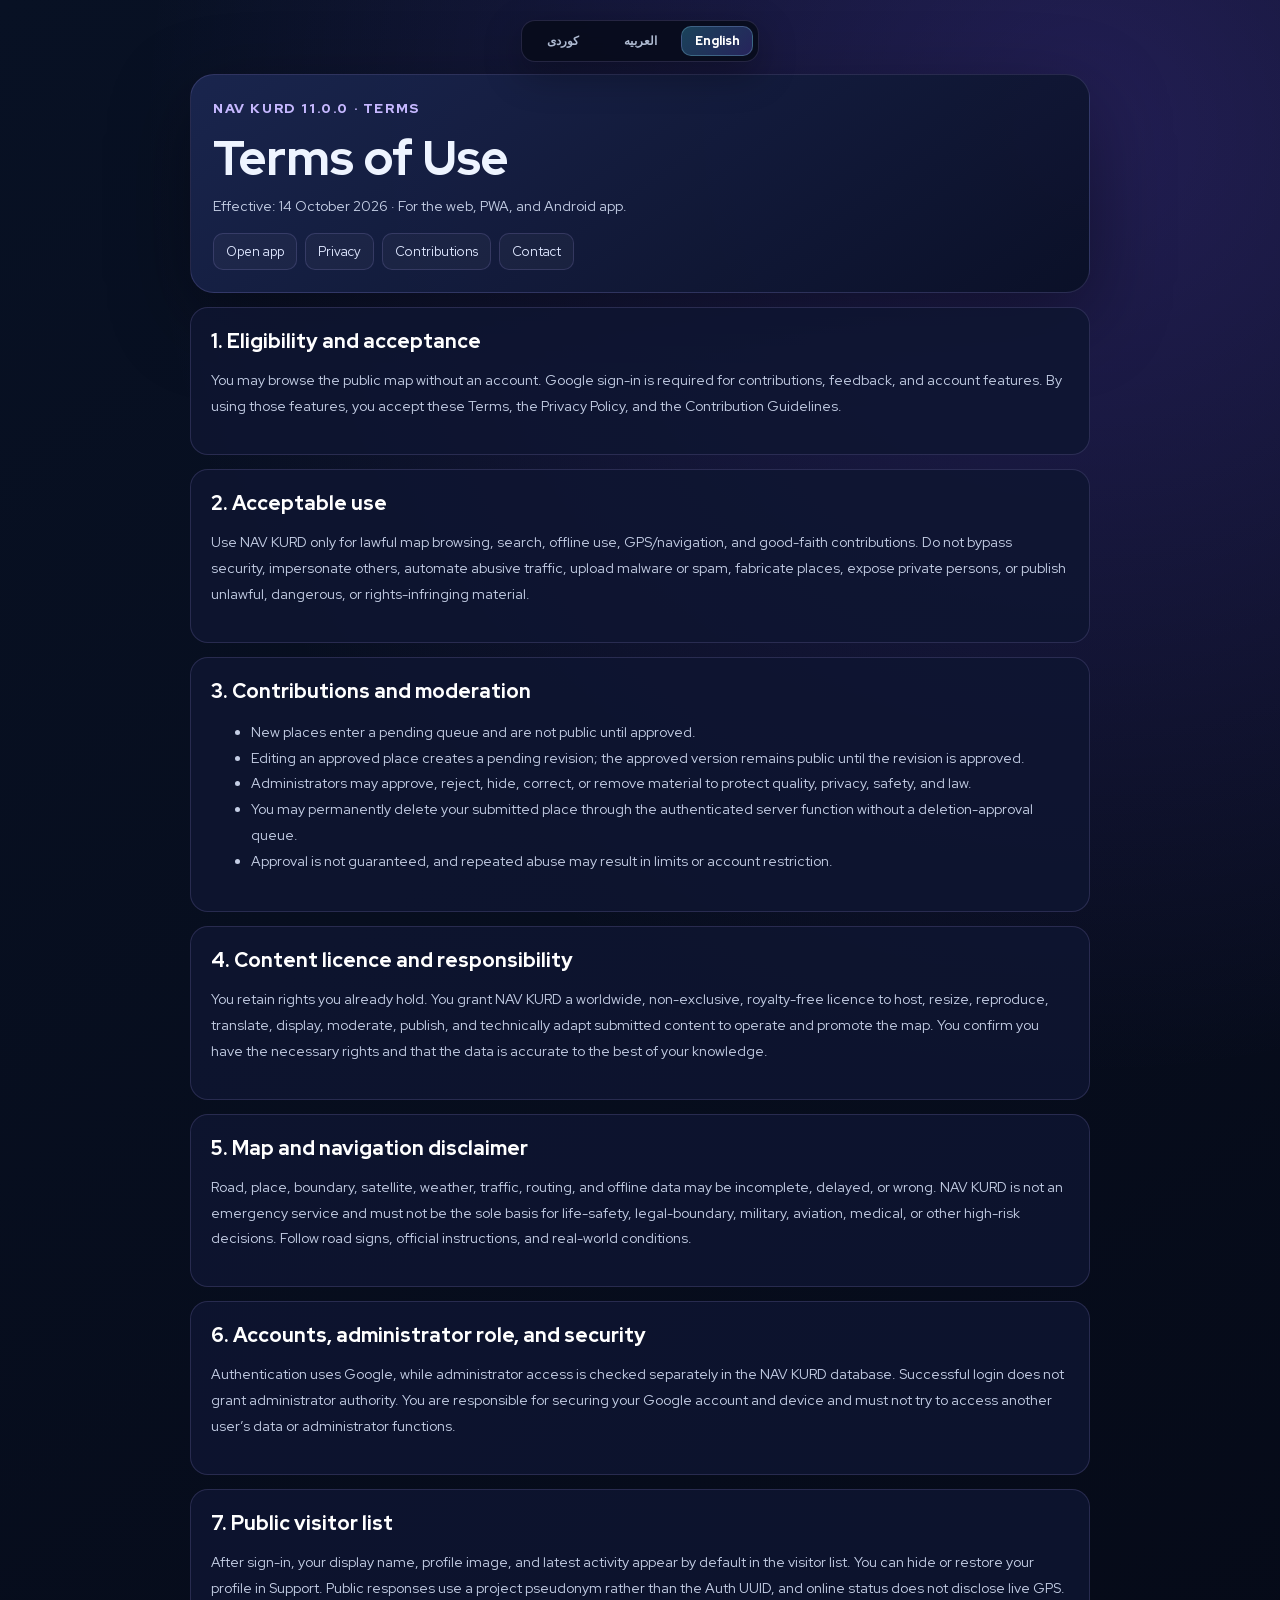
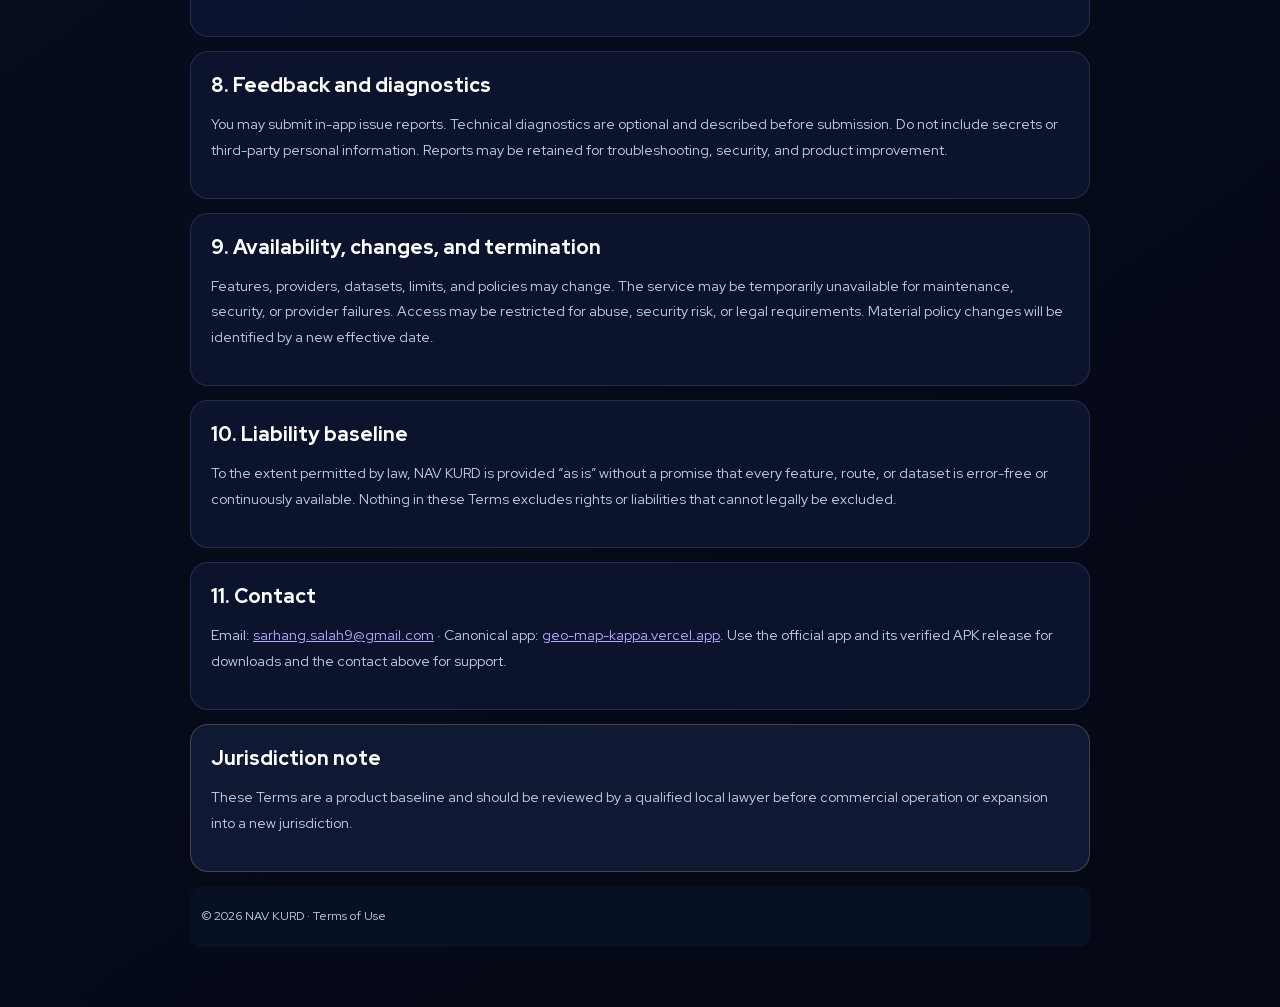
<file: assets/r16/legal/terms.html>
<!doctype html>
<html lang="ckb" dir="rtl">
<head>
  <meta charset="utf-8">
  <meta name="viewport" content="width=device-width,initial-scale=1">
  <title>NAV KURD · Terms of Use</title>
  <meta name="description" content="Terms of Use for the NAV KURD web and Android map app">
  <link rel="stylesheet" href="legal.css">
  <link rel="icon" type="image/png" href="../icons/favicon-32x32.png">
  <script src="legal-i18n.js" defer></script>
</head>
<body><main>
  <nav class="language-switch" aria-label="Language">
    <button type="button" data-language="ku" aria-pressed="true">کوردی</button>
    <button type="button" data-language="ar" aria-pressed="false">العربیە</button>
    <button type="button" data-language="en" aria-pressed="false">English</button>
  </nav>

  <article data-legal-lang="ku">
    <header><small>NAV KURD 11.0.0 · مەرجەکان</small><h1>مەرجەکانی بەکارهێنان</h1><p>بەرواری جێبەجێبوون: ١٤ی تشرینی یەکەمی ٢٠٢٦ · بۆ وێب ئەپڵیکەیشن، PWA و ئەپی Android.</p><div class="nav"><a href="../">کردنەوەی ئەپڵیکەیشن</a><a href="privacy.html?lang=ku">تایبەتمەندی</a><a href="contribution-guidelines.html">یاسای بەشداری</a><a href="mailto:sarhang.salah9@gmail.com">پەیوەندی</a></div></header>
    <section><h2>١. شیاوی بەکارهێنان و ڕەزامەندی</h2><p>دەتوانیت خەریتەی گشتی بەبێ هەژمار ببینیت. بۆ بەشداری، فیدباک و خزمەتگوزاریی هەژمار، چوونەژوورەوە بە Google پێویستە. بە بەکارهێنانی ئەو تایبەتمەندییانە، ئەم مەرجانە، سیاسەتی تایبەتمەندی و یاساکانی بەشداری قبوڵ دەکەیت.</p></section>
    <section><h2>٢. بەکارهێنانی ڕێگەپێدراو</h2><p>NAV KURD تەنها بۆ گەڕان و بینینی نەخشە بە شێوەی یاسایی، بەکارهێنانی دەرھێڵ، GPS/ڕێنیشاندان و بەشداریی بەنیازی باش بەکاربهێنە. پاراستن مەشکێنە، خۆت بە کەسێکی تر مەناسێنە، داواکاریی زیانبەخش ئۆتۆماتیک مەکە، malware/spam بار مەکە، شوێنی ساختە دروست مەکە و زانیاریی تایبەتی، نایاسایی، مەترسیدار یان پێشێلکەری ماف بڵاومەکەرەوە.</p></section>
    <section><h2>٣. بەشداری و پشکنین</h2><ul><li>شوێنی نوێ دەچێتە ڕیزی چاوەڕوان و تا پەسەندکردن گشتی نییە.</li><li>دەستکاریی شوێنی پەسەندکراو revision ـێکی چاوەڕوان دروست دەکات؛ وەشانی پەسەندکراو تا پەسەندکردنی دەستکاری گشتی دەمێنێت.</li><li>بەڕێوەبەر دەتوانێت بۆ کوالێتی، تایبەتمەندی، ئاسایش و یاسا ناوەڕۆک پەسەند، ڕەت، بشارێتەوە، ڕاست بکاتەوە یان بیسڕێتەوە.</li><li>دەتوانیت شوێنی خۆت بە فەنکشنی سێرڤەری ناسراو بە هەمیشەیی بسڕیتەوە و پێویستی بە ڕیزی پەسەندکردنی سڕینەوە نییە.</li><li>پەسەندکردن مسۆگەر نییە؛ خراپ‌بەکارهێنانی دووبارە دەتوانێت ببێتە هۆی سنووردارکردن یان داخستنی هەژمار.</li></ul></section>
    <section><h2>٤. مۆڵەتی ناوەڕۆک و بەرپرسیارێتی</h2><p>ئەو مافانەت دەپارێزیت کە پێشتر هەتبوون. بە ناردنی ناوەڕۆک، مۆڵەتێکی جیهانی، ناتایبەت و بێ‌باج بە NAV KURD دەدەیت بۆ میوانداری، گونجاندنی قەبارە، کۆپیکردن، وەرگێڕان، پیشاندان، پشکنین، بڵاوکردنەوە و گونجاندنی تەکنیکی بۆ کارپێکردن و ناساندنی نەخشە. پشتڕاست دەکەیتەوە مافی پێویستت هەیە و داتاکە بەپێی زانیاریت ڕاستە.</p></section>
    <section><h2>٥. ئاگاداریی نەخشە و ڕێنیشاندان</h2><p>داتای ڕێگا، شوێن، سنوور، سەتەلایت، کەشوھەوا، هاتوچۆ، ڕێنیشاندان و دەرھێڵ دەتوانێت ناتەواو، دواکەوتوو یان هەڵە بێت. NAV KURD خزمەتگوزاریی فریاکەوتن نییە و نابێت تاکە بنەمای بڕیاری پاراستنی ژیان، سنووری یاسایی، سەربازی، فڕۆکەوانی، پزیشکی یان مەترسیداری بەرز بێت. هەمیشە نیشانەکانی ڕێگا، فەرمانی ڕەسمی و بارودۆخی ڕاستەقینە پەیڕەو بکە.</p></section>
    <section><h2>٦. هەژمار، مافی بەڕێوەبەر و ئاسایش</h2><p>چوونەژوورەوە بە Google ـە، بەڵام دەسەڵاتی بەڕێوەبەر بە جیا لە داتابەیسی NAV KURD پشکنین دەکرێت. چوونەژوورەوە بە تەنها مافی بەڕێوەبەر نادات. تۆ بەرپرسی پاراستنی هەژماری Google و ئامێرەکەتیت و نابێت هەوڵی دەستگەیشتن بە داتای کەسی تر یان فەنکشنی بەڕێوەبەر بدەیت.</p></section>
    <section><h2>٧. لیستی سەردانکەران</h2><p>دوای چوونەژوورەوە، ناوی پیشاندان، وێنە و کۆتا چالاکیت بە بنەڕەت لە لیستی سەردانکەران پیشان دەدرێت. دەتوانیت لە بەشی پشتگیری بیشاریتەوە یان دیسان پیشانی بدەیت. ناسێنەری گشتی pseudonym ـی پڕۆژەییە نەک UUID ـی Auth، و دۆخی سەرھێڵ GPS ـی زیندووت بڵاوناکاتەوە.</p></section>
    <section><h2>٨. فیدباک و دایەگنۆستیک</h2><p>دەتوانیت ڕاپۆرتی کێشە بنێریت. دایەگنۆستیکی تەکنیکی ئارەزوومەندانەیە و پێش ناردن وەسف دەکرێت. نهێنی، token یان زانیاریی کەسی خەڵکی تر مەنووسە. ڕاپۆرت دەتوانێت بۆ چارەسەرکردن، ئاسایش و چاکسازیی بەرهەم بپارێزرێت.</p></section>
    <section><h2>٩. بەردەستبوون، گۆڕانکاری و ڕاگرتن</h2><p>تایبەتمەندی، دابینکەر، داتاسێت، سنوور و سیاسەت دەتوانن بگۆڕدرێن. خزمەتگوزاری دەتوانێت بۆ چاکسازی، ئاسایش یان کێشەی دابینکەر کاتی ناچالاک بێت. دەستگەیشتن دەتوانێت بۆ خراپ‌بەکارهێنان، مەترسیی ئاسایش یان داواکاریی یاسایی سنووردار بکرێت. گۆڕینی گرنگ بە بەرواری جێبەجێبوونی نوێ دیاری دەکرێت.</p></section>
    <section><h2>١٠. بنەمای بەرپرسیارێتی</h2><p>تا ئەو ڕادەیەی یاسا ڕێگە دەدات، NAV KURD «وەک خۆی» پێشکەش دەکرێت و بەڵێن نادرێت هەموو تایبەتمەندی، ڕێگا و داتاسێتێک بێ‌هەڵە یان هەمیشە بەردەست بێت. هیچ شتێک لەم مەرجانەدا ماف یان بەرپرسیارێتییەک لانا‌بات کە یاسا ڕێگەی لابردنی نادات.</p></section>
    <section><h2>١١. پەیوەندی</h2><p>ئیمەیڵ: <a href="mailto:sarhang.salah9@gmail.com">sarhang.salah9@gmail.com</a> · ئەپی ڕەسمی: <a href="https://geo-map-kappa.vercel.app/">geo-map-kappa.vercel.app</a>. بۆ داگرتن، ئەپی ڕەسمی و APKی پشتڕاستکراو بەکاربهێنە؛ بۆ پشتگیری لە ئیمەیڵەکەی سەرەوە پەیوەندی بکە.</p></section>
    <section class="notice"><h2>تێبینیی ناوچەی یاسایی</h2><p>ئەم مەرجانە بنەمای بەرهەمن و پێش کارپێکردنی بازرگانی یان بڵاوکردنەوە لە ناوچەی نوێ، دەبێت لەلایەن پارێزەری ناوخۆیی شارەزاوە پشکنین بکرێن.</p></section>
    <footer>© ٢٠٢٦ NAV KURD · مەرجەکانی بەکارهێنان</footer>
  </article>

  <article data-legal-lang="ar" hidden>
    <header><small>NAV KURD 11.0.0 · الشروط</small><h1>شروط الاستخدام</h1><p>تاريخ السريان: 14 أكتوبر 2026 · للويب وPWA وتطبيق Android.</p><div class="nav"><a href="../">فتح التطبيق</a><a href="privacy.html?lang=ar">الخصوصية</a><a href="contribution-guidelines.html">قواعد المساهمة</a><a href="mailto:sarhang.salah9@gmail.com">تواصل معنا</a></div></header>
    <section><h2>1. الأهلية والقبول</h2><p>يمكنك تصفح الخريطة العامة دون حساب. يلزم تسجيل الدخول عبر Google للمساهمات والملاحظات ومزايا الحساب. باستخدام تلك المزايا تقبل هذه الشروط وسياسة الخصوصية وقواعد المساهمة.</p></section>
    <section><h2>2. الاستخدام المقبول</h2><p>استخدم NAV KURD فقط لتصفح الخريطة والبحث والعمل دون اتصال وGPS والملاحة والمساهمات حسنة النية بصورة قانونية. لا تتجاوز الحماية، ولا تنتحل صفة الغير، ولا تؤتمت حركة مسيئة، ولا ترفع malware أو spam، ولا تختلق أماكن، ولا تكشف معلومات خاصة أو تنشر مادة غير قانونية أو خطرة أو منتهكة للحقوق.</p></section>
    <section><h2>3. المساهمات والإدارة</h2><ul><li>يدخل المكان الجديد قائمة المراجعة ولا يصبح عاماً قبل الموافقة.</li><li>يُنشئ تعديل مكان معتمد نسخة معلقة، وتبقى النسخة المعتمدة منشورة حتى اعتماد التعديل.</li><li>يجوز للإدارة الموافقة أو الرفض أو الإخفاء أو التصحيح أو الإزالة لحماية الجودة والخصوصية والسلامة والقانون.</li><li>يمكنك حذف المكان الذي أرسلته نهائياً عبر دالة الخادم الموثقة دون قائمة موافقة للحذف.</li><li>الموافقة غير مضمونة، وقد تؤدي الإساءة المتكررة إلى القيود أو تقييد الحساب.</li></ul></section>
    <section><h2>4. ترخيص المحتوى والمسؤولية</h2><p>تحتفظ بحقوقك السابقة. تمنح NAV KURD ترخيصاً عالمياً غير حصري ودون رسوم لاستضافة المحتوى المرسل وتغيير حجمه ونسخه وترجمته وعرضه ومراجعته ونشره وتكييفه تقنياً لتشغيل الخريطة والتعريف بها. تؤكد أنك تملك الحقوق اللازمة وأن البيانات صحيحة بحسب أفضل معرفتك.</p></section>
    <section><h2>5. إخلاء مسؤولية الخريطة والملاحة</h2><p>قد تكون بيانات الطرق والأماكن والحدود والأقمار الصناعية والطقس والمرور والتوجيه والعمل دون اتصال ناقصة أو متأخرة أو خاطئة. NAV KURD ليس خدمة طوارئ ولا يجوز الاعتماد عليه وحده في قرارات سلامة الحياة أو الحدود القانونية أو الاستخدام العسكري أو الطيران أو الطب أو غيرها من القرارات عالية المخاطر. اتبع إشارات الطريق والتعليمات الرسمية والواقع.</p></section>
    <section><h2>6. الحساب وصلاحية الإدارة والأمان</h2><p>تستخدم المصادقة Google، بينما تتحقق قاعدة NAV KURD منفصلة من صلاحية الإدارة. نجاح تسجيل الدخول لا يمنح صلاحية الإدارة. أنت مسؤول عن حماية حساب Google والجهاز، ولا يجوز محاولة الوصول إلى بيانات مستخدم آخر أو وظائف الإدارة.</p></section>
    <section><h2>7. قائمة الزوار العامة</h2><p>بعد تسجيل الدخول يظهر اسم العرض والصورة وآخر نشاط افتراضياً في قائمة الزوار. يمكنك إخفاء الملف أو إظهاره من قسم الدعم. تستخدم الاستجابة العامة pseudonym خاصاً بالمشروع بدلاً من Auth UUID، ولا تكشف حالة الاتصال موقع GPS الحي.</p></section>
    <section><h2>8. الملاحظات والتشخيص</h2><p>يمكنك إرسال بلاغات داخل التطبيق. التشخيص التقني اختياري وتظهر تفاصيله قبل الإرسال. لا تضع أسراراً أو بيانات شخصية للغير. قد تُحفظ التقارير لاستكشاف الأخطاء والأمان وتحسين المنتج.</p></section>
    <section><h2>9. التوفر والتغييرات والإنهاء</h2><p>قد تتغير المزايا والمزودون والبيانات والحدود والسياسات. قد تتوقف الخدمة مؤقتاً للصيانة أو الأمان أو أعطال المزود. قد يُقيد الوصول بسبب الإساءة أو الخطر الأمني أو المتطلبات القانونية. يظهر التغيير الجوهري بتاريخ سريان جديد.</p></section>
    <section><h2>10. أساس المسؤولية</h2><p>بقدر ما يسمح به القانون، يقدم NAV KURD «كما هو» دون وعد بأن كل ميزة أو طريق أو مجموعة بيانات خالية من الأخطاء أو متاحة دائماً. لا تستبعد هذه الشروط أي حق أو مسؤولية لا يسمح القانون باستبعادها.</p></section>
    <section><h2>11. التواصل</h2><p>البريد: <a href="mailto:sarhang.salah9@gmail.com">sarhang.salah9@gmail.com</a> · التطبيق الرسمي: <a href="https://geo-map-kappa.vercel.app/">geo-map-kappa.vercel.app</a>. استخدم التطبيق الرسمي وإصدار APK الموثّق للتنزيل، والبريد أعلاه للدعم.</p></section>
    <section class="notice"><h2>ملاحظة الاختصاص القانوني</h2><p>هذه شروط أساسية للمنتج، وينبغي أن يراجعها محام محلي مؤهل قبل التشغيل التجاري أو التوسع إلى اختصاص جديد.</p></section>
    <footer>© 2026 NAV KURD · شروط الاستخدام</footer>
  </article>

  <article data-legal-lang="en" hidden>
    <header><small>NAV KURD 11.0.0 · TERMS</small><h1>Terms of Use</h1><p>Effective: 14 October 2026 · For the web, PWA, and Android app.</p><div class="nav"><a href="../">Open app</a><a href="privacy.html?lang=en">Privacy</a><a href="contribution-guidelines.html">Contributions</a><a href="mailto:sarhang.salah9@gmail.com">Contact</a></div></header>
    <section><h2>1. Eligibility and acceptance</h2><p>You may browse the public map without an account. Google sign-in is required for contributions, feedback, and account features. By using those features, you accept these Terms, the Privacy Policy, and the Contribution Guidelines.</p></section>
    <section><h2>2. Acceptable use</h2><p>Use NAV KURD only for lawful map browsing, search, offline use, GPS/navigation, and good-faith contributions. Do not bypass security, impersonate others, automate abusive traffic, upload malware or spam, fabricate places, expose private persons, or publish unlawful, dangerous, or rights-infringing material.</p></section>
    <section><h2>3. Contributions and moderation</h2><ul><li>New places enter a pending queue and are not public until approved.</li><li>Editing an approved place creates a pending revision; the approved version remains public until the revision is approved.</li><li>Administrators may approve, reject, hide, correct, or remove material to protect quality, privacy, safety, and law.</li><li>You may permanently delete your submitted place through the authenticated server function without a deletion-approval queue.</li><li>Approval is not guaranteed, and repeated abuse may result in limits or account restriction.</li></ul></section>
    <section><h2>4. Content licence and responsibility</h2><p>You retain rights you already hold. You grant NAV KURD a worldwide, non-exclusive, royalty-free licence to host, resize, reproduce, translate, display, moderate, publish, and technically adapt submitted content to operate and promote the map. You confirm you have the necessary rights and that the data is accurate to the best of your knowledge.</p></section>
    <section><h2>5. Map and navigation disclaimer</h2><p>Road, place, boundary, satellite, weather, traffic, routing, and offline data may be incomplete, delayed, or wrong. NAV KURD is not an emergency service and must not be the sole basis for life-safety, legal-boundary, military, aviation, medical, or other high-risk decisions. Follow road signs, official instructions, and real-world conditions.</p></section>
    <section><h2>6. Accounts, administrator role, and security</h2><p>Authentication uses Google, while administrator access is checked separately in the NAV KURD database. Successful login does not grant administrator authority. You are responsible for securing your Google account and device and must not try to access another user’s data or administrator functions.</p></section>
    <section><h2>7. Public visitor list</h2><p>After sign-in, your display name, profile image, and latest activity appear by default in the visitor list. You can hide or restore your profile in Support. Public responses use a project pseudonym rather than the Auth UUID, and online status does not disclose live GPS.</p></section>
    <section><h2>8. Feedback and diagnostics</h2><p>You may submit in-app issue reports. Technical diagnostics are optional and described before submission. Do not include secrets or third-party personal information. Reports may be retained for troubleshooting, security, and product improvement.</p></section>
    <section><h2>9. Availability, changes, and termination</h2><p>Features, providers, datasets, limits, and policies may change. The service may be temporarily unavailable for maintenance, security, or provider failures. Access may be restricted for abuse, security risk, or legal requirements. Material policy changes will be identified by a new effective date.</p></section>
    <section><h2>10. Liability baseline</h2><p>To the extent permitted by law, NAV KURD is provided “as is” without a promise that every feature, route, or dataset is error-free or continuously available. Nothing in these Terms excludes rights or liabilities that cannot legally be excluded.</p></section>
    <section><h2>11. Contact</h2><p>Email: <a href="mailto:sarhang.salah9@gmail.com">sarhang.salah9@gmail.com</a> · Canonical app: <a href="https://geo-map-kappa.vercel.app/">geo-map-kappa.vercel.app</a>. Use the official app and its verified APK release for downloads and the contact above for support.</p></section>
    <section class="notice"><h2>Jurisdiction note</h2><p>These Terms are a product baseline and should be reviewed by a qualified local lawyer before commercial operation or expansion into a new jurisdiction.</p></section>
    <footer>© 2026 NAV KURD · Terms of Use</footer>
  </article>
</main></body></html>
</file>
<file: assets/r16/legal/legal.css>
@font-face{font-family:"NAVKurd Arabic";src:url("../fonts/UniQAIDAR-Money-Heist-002.ttf") format("truetype");font-style:normal;font-weight:400 900;font-display:block}@font-face{font-family:"NAVKurd Latin";src:url("../fonts/RedHatDisplay-Variable.woff2") format("woff2");font-style:normal;font-weight:300 900;font-display:block}:root{color-scheme:dark;--bg:#070c1b;--panel:#0f1833;--text:#eef4ff;--muted:#c4cee5;--accent:#c6b8ff;--gold:#ffd17c;--line:rgba(183,168,255,.16);font-family:"NAVKurd Latin",Inter,"Segoe UI",Arial,sans-serif}*{box-sizing:border-box}body{margin:0;background:radial-gradient(circle at 85% 5%,rgba(124,82,255,.23),transparent 35%),linear-gradient(145deg,#081124,#050814);color:var(--text)}main{width:min(900px,calc(100% - 28px));margin:0 auto;padding:20px 0 60px}.language-switch{position:sticky;z-index:4;top:8px;display:flex;width:max-content;max-width:100%;gap:5px;margin:0 auto 12px;padding:5px;border:1px solid var(--line);border-radius:14px;background:rgba(7,12,27,.88);box-shadow:0 12px 38px rgba(0,0,0,.3);backdrop-filter:blur(15px)}.language-switch button{min-width:72px;padding:8px 12px;border:1px solid transparent;border-radius:10px;background:transparent;color:#aebad1;font:800 12px/1 "NAVKurd Latin",sans-serif;cursor:pointer}.language-switch button.is-active{border-color:rgba(151,225,255,.26);background:linear-gradient(135deg,rgba(64,174,205,.34),rgba(98,82,205,.35));color:#fff}.language-switch button:focus-visible{outline:2px solid #83deff;outline-offset:2px}[data-legal-lang][hidden]{display:none!important}[data-legal-lang="ku"],[data-legal-lang="ar"]{font-family:"NAVKurd Arabic",Tahoma,Arial,sans-serif;direction:rtl;text-align:right}[data-legal-lang="en"]{font-family:"NAVKurd Latin",Inter,"Segoe UI",Arial,sans-serif;direction:ltr;text-align:left}header{padding:22px;border:1px solid var(--line);border-radius:24px;background:linear-gradient(145deg,rgba(27,38,80,.94),rgba(10,16,38,.94));box-shadow:0 25px 80px rgba(0,0,0,.38)}header small{color:var(--accent);font-weight:800;letter-spacing:.12em}h1{margin:8px 0 4px;font-size:clamp(28px,5vw,48px)}header p{margin:0;color:var(--muted);line-height:1.8}.nav{display:flex;flex-wrap:wrap;gap:8px;margin:14px 0 0}.nav a{padding:9px 12px;border:1px solid var(--line);border-radius:10px;color:#dfe7ff;text-decoration:none;background:rgba(255,255,255,.035);font-size:13px}section{margin-top:14px;padding:20px;border:1px solid var(--line);border-radius:18px;background:rgba(14,22,49,.86)}h2{margin:0 0 9px;color:#fff;font-size:20px}h3{margin:17px 0 7px;color:var(--gold);font-size:15px}p,li{color:var(--muted);line-height:1.85;font-size:14px}a{color:#b9a9ff}code{padding:2px 6px;border-radius:6px;background:rgba(167,139,250,.12);color:#e5ddff}.rtl{direction:rtl;text-align:right;font-family:"NAVKurd Arabic",Tahoma,Arial,sans-serif}.notice{border-color:rgba(255,209,124,.23);background:#101933}footer{margin-top:14px;padding:20px 12px;color:#c4cee5;background:#081124;border-radius:12px;font-size:12px;line-height:1.8}@media(max-width:600px){main{width:min(100% - 20px,900px);padding-top:8px}.language-switch{top:5px;width:100%;justify-content:center}header,section{padding:16px;border-radius:16px}}
</file>
